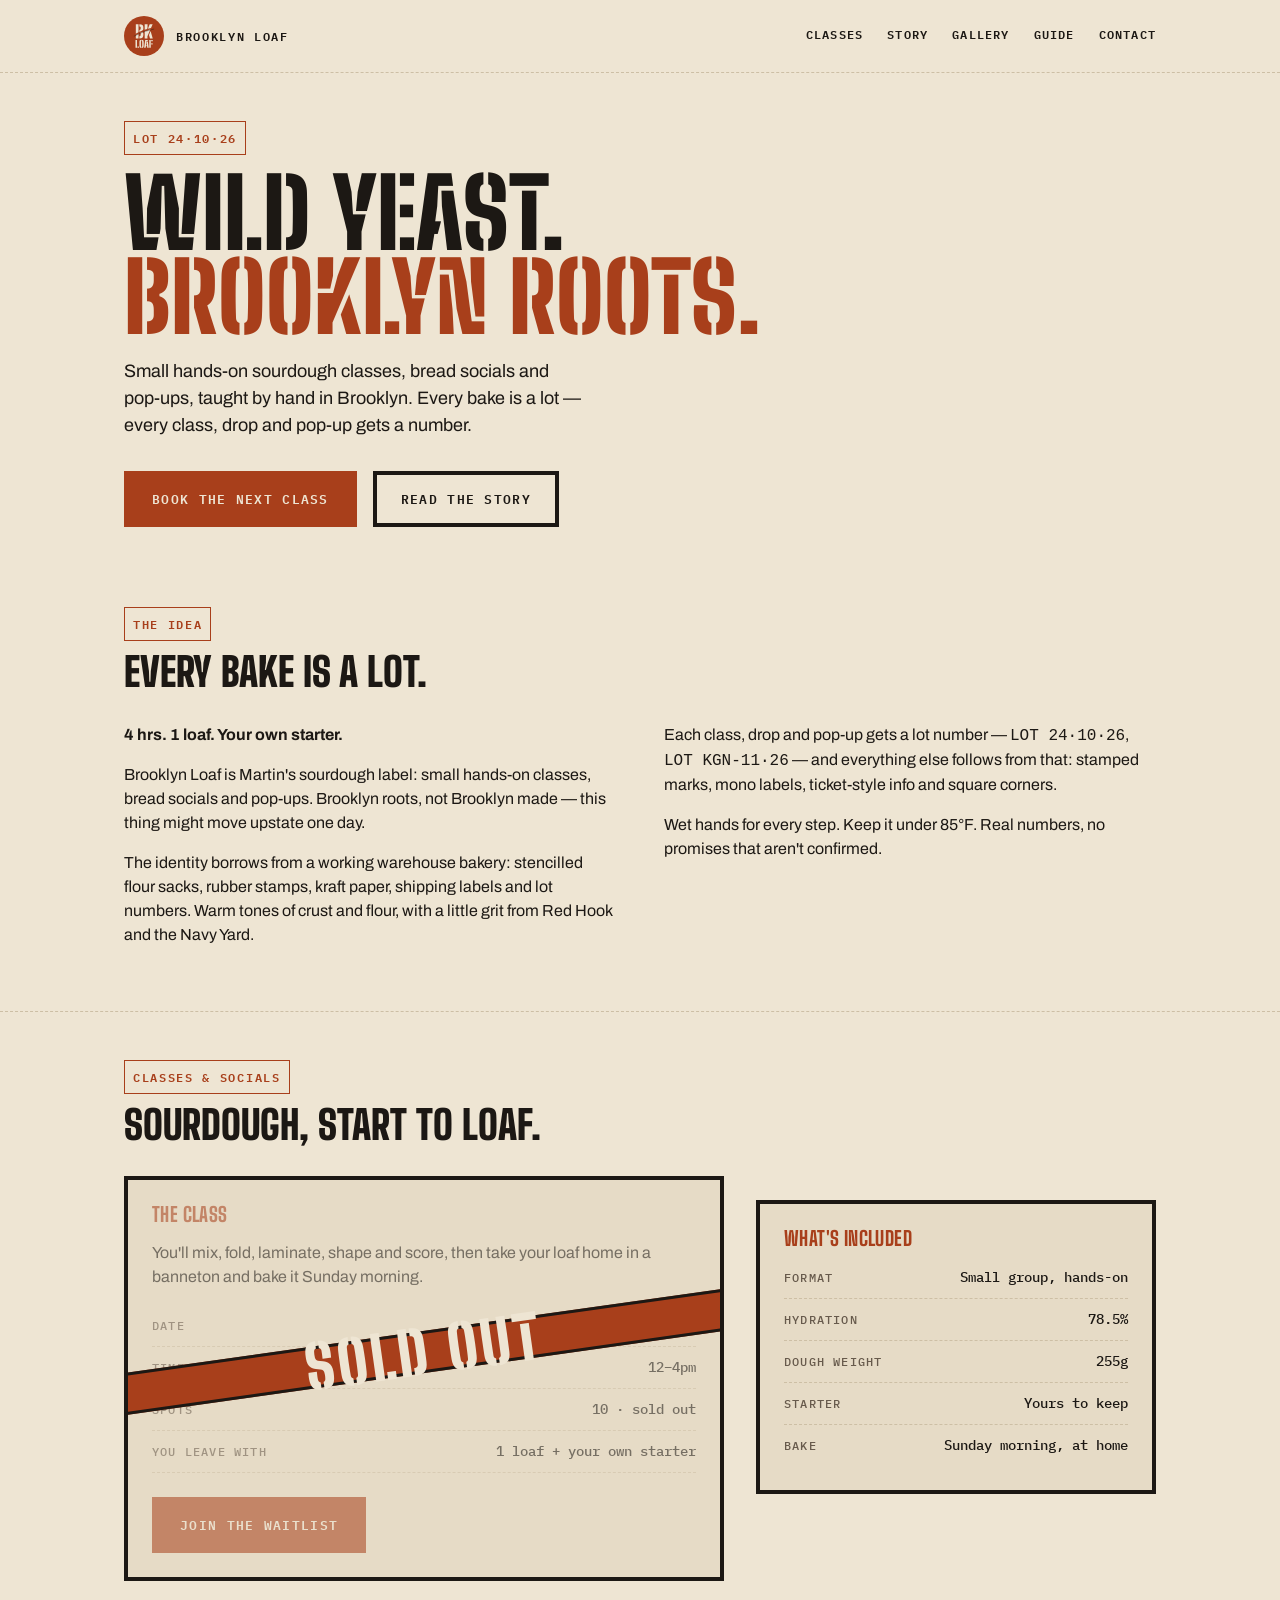
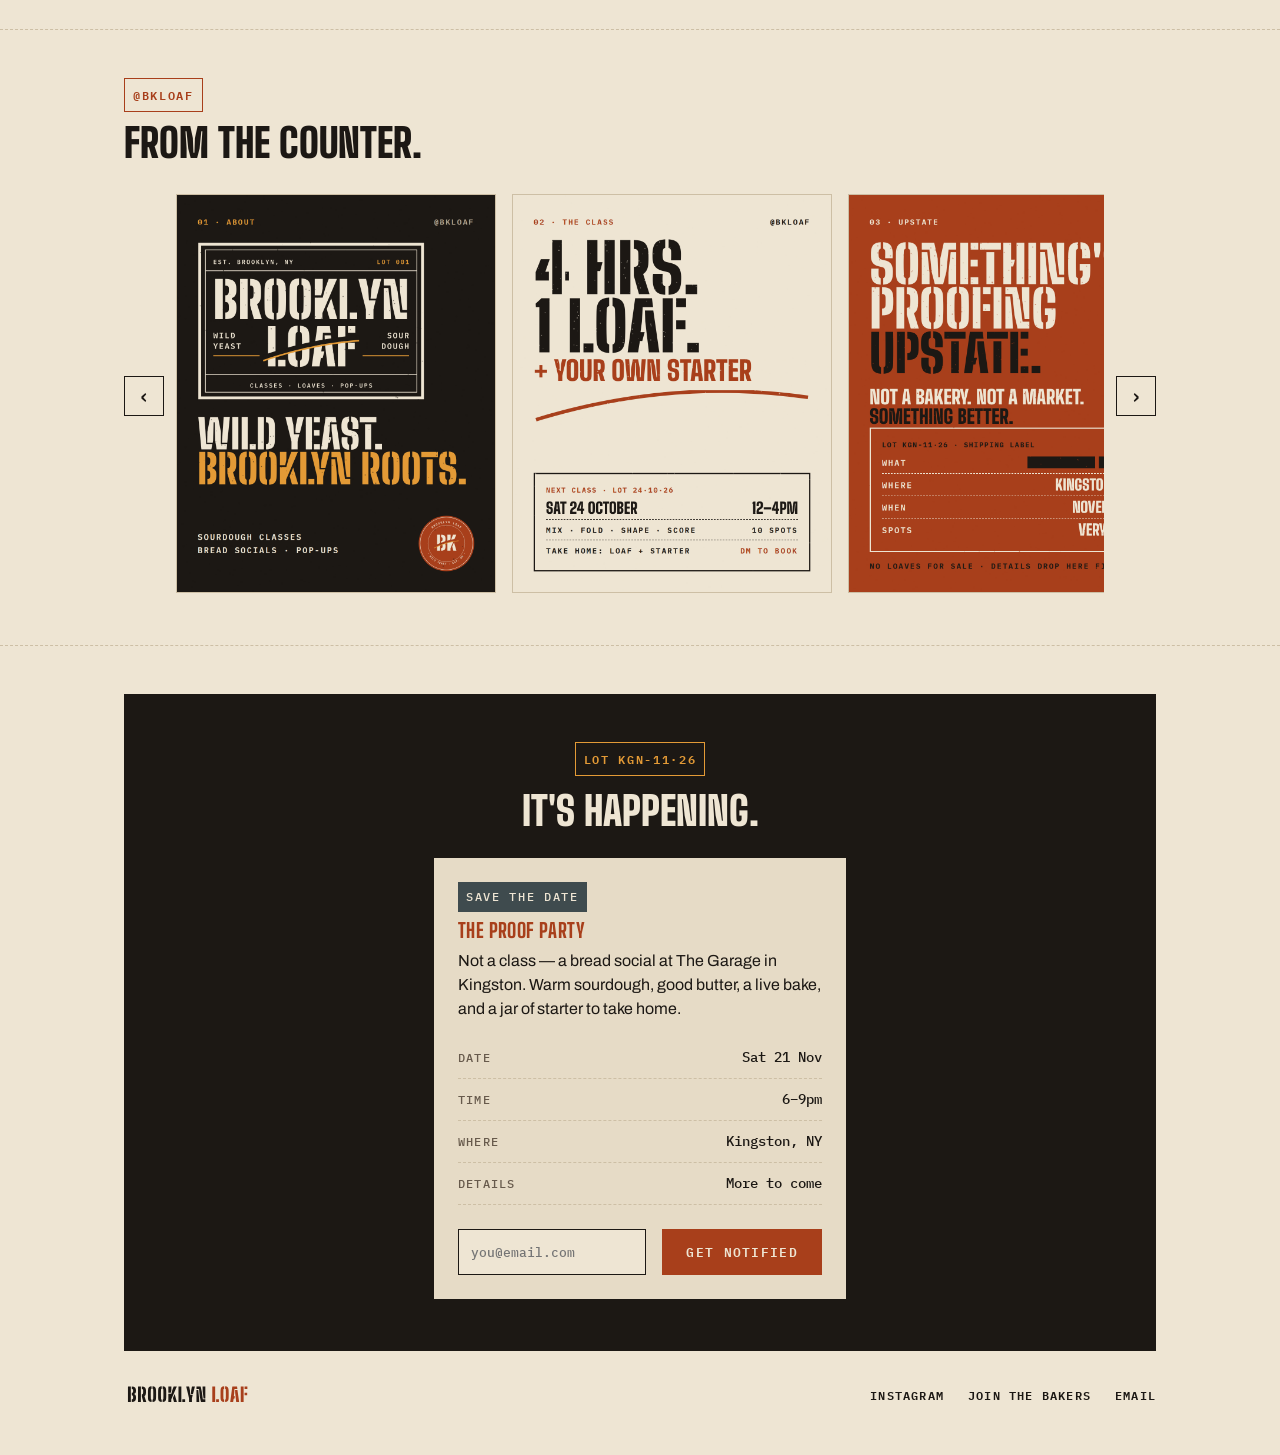
<file: index.html>
<!doctype html>
<html lang="en">
<head>
  <meta charset="UTF-8" />
  <meta name="viewport" content="width=device-width, initial-scale=1.0" />
  <title>Brooklyn Loaf — Wild yeast, Brooklyn roots</title>
  <meta name="description" content="Brooklyn Loaf: hands-on sourdough classes, bread socials and pop-ups. Wild yeast, Brooklyn roots." />
  <link rel="icon" type="image/svg+xml" href="images/bkloaf-monogram.svg" />
  <link rel="stylesheet" href="styles.css" />
</head>
<body>

  <header class="site-header">
    <div class="wrap">
      <a class="brand" href="#top">
        <img src="images/bkloaf-avatar.svg" alt="Brooklyn Loaf" />
        <span>Brooklyn Loaf</span>
      </a>
      <nav class="main-nav">
        <a href="#classes">Classes</a>
        <a href="#story">Story</a>
        <a href="#gallery">Gallery</a>
        <a href="/guide/">Guide</a>
        <a href="#contact">Contact</a>
      </nav>
    </div>
  </header>

  <main id="top">

    <section class="hero" style="border-bottom: none;">
      <div class="wrap">
        <span class="lot">LOT 24·10·26</span>
        <h1>Wild yeast.<br /><em>Brooklyn roots.</em></h1>
        <p class="lead">Small hands-on sourdough classes, bread socials and pop-ups, taught by hand in Brooklyn. Every bake is a lot — every class, drop and pop-up gets a number.</p>
        <div class="cta-row">
          <a class="btn btn-primary" href="#classes">Book the next class</a>
          <a class="btn btn-secondary" href="#story">Read the story</a>
        </div>
      </div>
    </section>

    <section id="story">
      <div class="wrap">
        <div class="section-head">
          <span class="lot">The idea</span>
          <h2 class="title">Every bake is a lot.</h2>
        </div>
        <div class="about-grid">
          <div>
            <p class="body-strong">4 hrs. 1 loaf. Your own starter.</p>
            <p>Brooklyn Loaf is Martin's sourdough label: small hands-on classes, bread socials and pop-ups. Brooklyn roots, not Brooklyn made — this thing might move upstate one day.</p>
            <p>The identity borrows from a working warehouse bakery: stencilled flour sacks, rubber stamps, kraft paper, shipping labels and lot numbers. Warm tones of crust and flour, with a little grit from Red Hook and the Navy Yard.</p>
          </div>
          <div>
            <p>Each class, drop and pop-up gets a lot number — <code>LOT 24·10·26</code>, <code>LOT KGN-11·26</code> — and everything else follows from that: stamped marks, mono labels, ticket-style info and square corners.</p>
            <p>Wet hands for every step. Keep it under 85°F. Real numbers, no promises that aren't confirmed.</p>
          </div>
        </div>
      </div>
    </section>

    <section id="classes">
      <div class="wrap">
        <div class="section-head">
          <span class="lot">Classes &amp; socials</span>
          <h2 class="title">Sourdough, start to loaf.</h2>
        </div>
        <div class="classes-grid">
          <div class="ticket is-sold-out">
            <div class="sold-band">SOLD OUT</div>
            <h3 class="card-title">The class</h3>
            <p>You'll mix, fold, laminate, shape and score, then take your loaf home in a banneton and bake it Sunday morning.</p>
            <div class="ticket-row"><span class="k">Date</span><span class="v">Sat 24 Oct</span></div>
            <div class="ticket-row"><span class="k">Time</span><span class="v">12–4pm</span></div>
            <div class="ticket-row"><span class="k">Spots</span><span class="v">10 · sold out</span></div>
            <div class="ticket-row"><span class="k">You leave with</span><span class="v">1 loaf + your own starter</span></div>
            <div class="cta-row" style="margin-top: var(--space-6);">
              <a class="btn btn-primary" href="#contact">Join the waitlist</a>
            </div>
          </div>
          <div class="ticket">
            <h3 class="card-title">What's included</h3>
            <div class="ticket-row"><span class="k">Format</span><span class="v">Small group, hands-on</span></div>
            <div class="ticket-row"><span class="k">Hydration</span><span class="v">78.5%</span></div>
            <div class="ticket-row"><span class="k">Dough weight</span><span class="v">255g</span></div>
            <div class="ticket-row"><span class="k">Starter</span><span class="v">Yours to keep</span></div>
            <div class="ticket-row"><span class="k">Bake</span><span class="v">Sunday morning, at home</span></div>
          </div>
        </div>
      </div>
    </section>

    <section id="gallery">
      <div class="wrap">
        <div class="section-head">
          <span class="lot">@bkloaf</span>
          <h2 class="title">From the counter.</h2>
        </div>
        <div class="carousel">
          <button class="carousel-btn carousel-prev" aria-label="Previous photo" type="button">‹</button>
          <div class="carousel-track">
            <figure class="carousel-slide">
              <img src="images/post-1-about.png" alt="Brooklyn Loaf — About" />
            </figure>
            <figure class="carousel-slide">
              <img src="images/post-2-the-class.png" alt="Brooklyn Loaf — The class" />
            </figure>
            <figure class="carousel-slide">
              <img src="images/post-3-upstate-teaser.png" alt="Brooklyn Loaf — Something's proofing upstate" />
            </figure>
          </div>
          <button class="carousel-btn carousel-next" aria-label="Next photo" type="button">›</button>
        </div>
      </div>
    </section>

    <section style="border-bottom: none; padding-bottom: 0;">
      <div class="wrap">
        <div class="teaser">
          <span class="lot">LOT KGN-11·26</span>
          <h2 class="title">It's happening.</h2>
          <div class="ticket is-upcoming" style="text-align: left; max-width: 420px; margin: var(--space-6) auto 0;">
            <span class="status">Save the date</span>
            <h3 class="card-title">The Proof Party</h3>
            <p>Not a class — a bread social at The Garage in Kingston. Warm sourdough, good butter, a live bake, and a jar of starter to take home.</p>
            <div class="ticket-row"><span class="k">Date</span><span class="v">Sat 21 Nov</span></div>
            <div class="ticket-row"><span class="k">Time</span><span class="v">6–9pm</span></div>
            <div class="ticket-row"><span class="k">Where</span><span class="v">Kingston, NY</span></div>
            <div class="ticket-row"><span class="k">Details</span><span class="v">More to come</span></div>
            <form name="upstate-notify" method="POST" data-netlify="true" netlify-honeypot="bot-field" class="cta-row notify-form" style="margin-top: var(--space-6);">
              <input type="hidden" name="form-name" value="upstate-notify" />
              <p class="hidden" hidden><label>Don't fill this out if you're human: <input name="bot-field" /></label></p>
              <input class="field-visible" type="email" name="email" required placeholder="you@email.com" />
              <button type="submit" class="btn btn-primary field-visible">Get notified</button>
              <span class="sent-note">You're on the list — see you in Kingston.</span>
            </form>
          </div>
        </div>
      </div>
    </section>

  </main>

  <footer id="contact">
    <div class="wrap footer-grid">
      <img src="images/bkloaf-wordmark.svg" alt="Brooklyn Loaf" />
      <div class="footer-links">
        <a href="https://instagram.com/bkloaf" target="_blank" rel="noopener">Instagram</a>
        <a href="/guide/#join">Join the bakers</a>
        <a href="mailto:hello@brooklynloaf.com">Email</a>
      </div>
    </div>
  </footer>

  <script>
    document.querySelectorAll('.carousel').forEach(function (carousel) {
      var track = carousel.querySelector('.carousel-track');
      var prev = carousel.querySelector('.carousel-prev');
      var next = carousel.querySelector('.carousel-next');
      var step = function () { return track.clientWidth * 0.9; };
      prev.addEventListener('click', function () { track.scrollBy({ left: -step(), behavior: 'smooth' }); });
      next.addEventListener('click', function () { track.scrollBy({ left: step(), behavior: 'smooth' }); });
    });

    document.querySelectorAll('form[data-netlify="true"]').forEach(function (form) {
      form.addEventListener('submit', function (e) {
        e.preventDefault();
        var data = new FormData(form);
        fetch('/', {
          method: 'POST',
          headers: { 'Content-Type': 'application/x-www-form-urlencoded' },
          body: new URLSearchParams(data).toString()
        }).then(function () {
          form.classList.add('is-sent');
        }).catch(function () {
          form.submit();
        });
      });
    });
  </script>

</body>
</html>
</file>
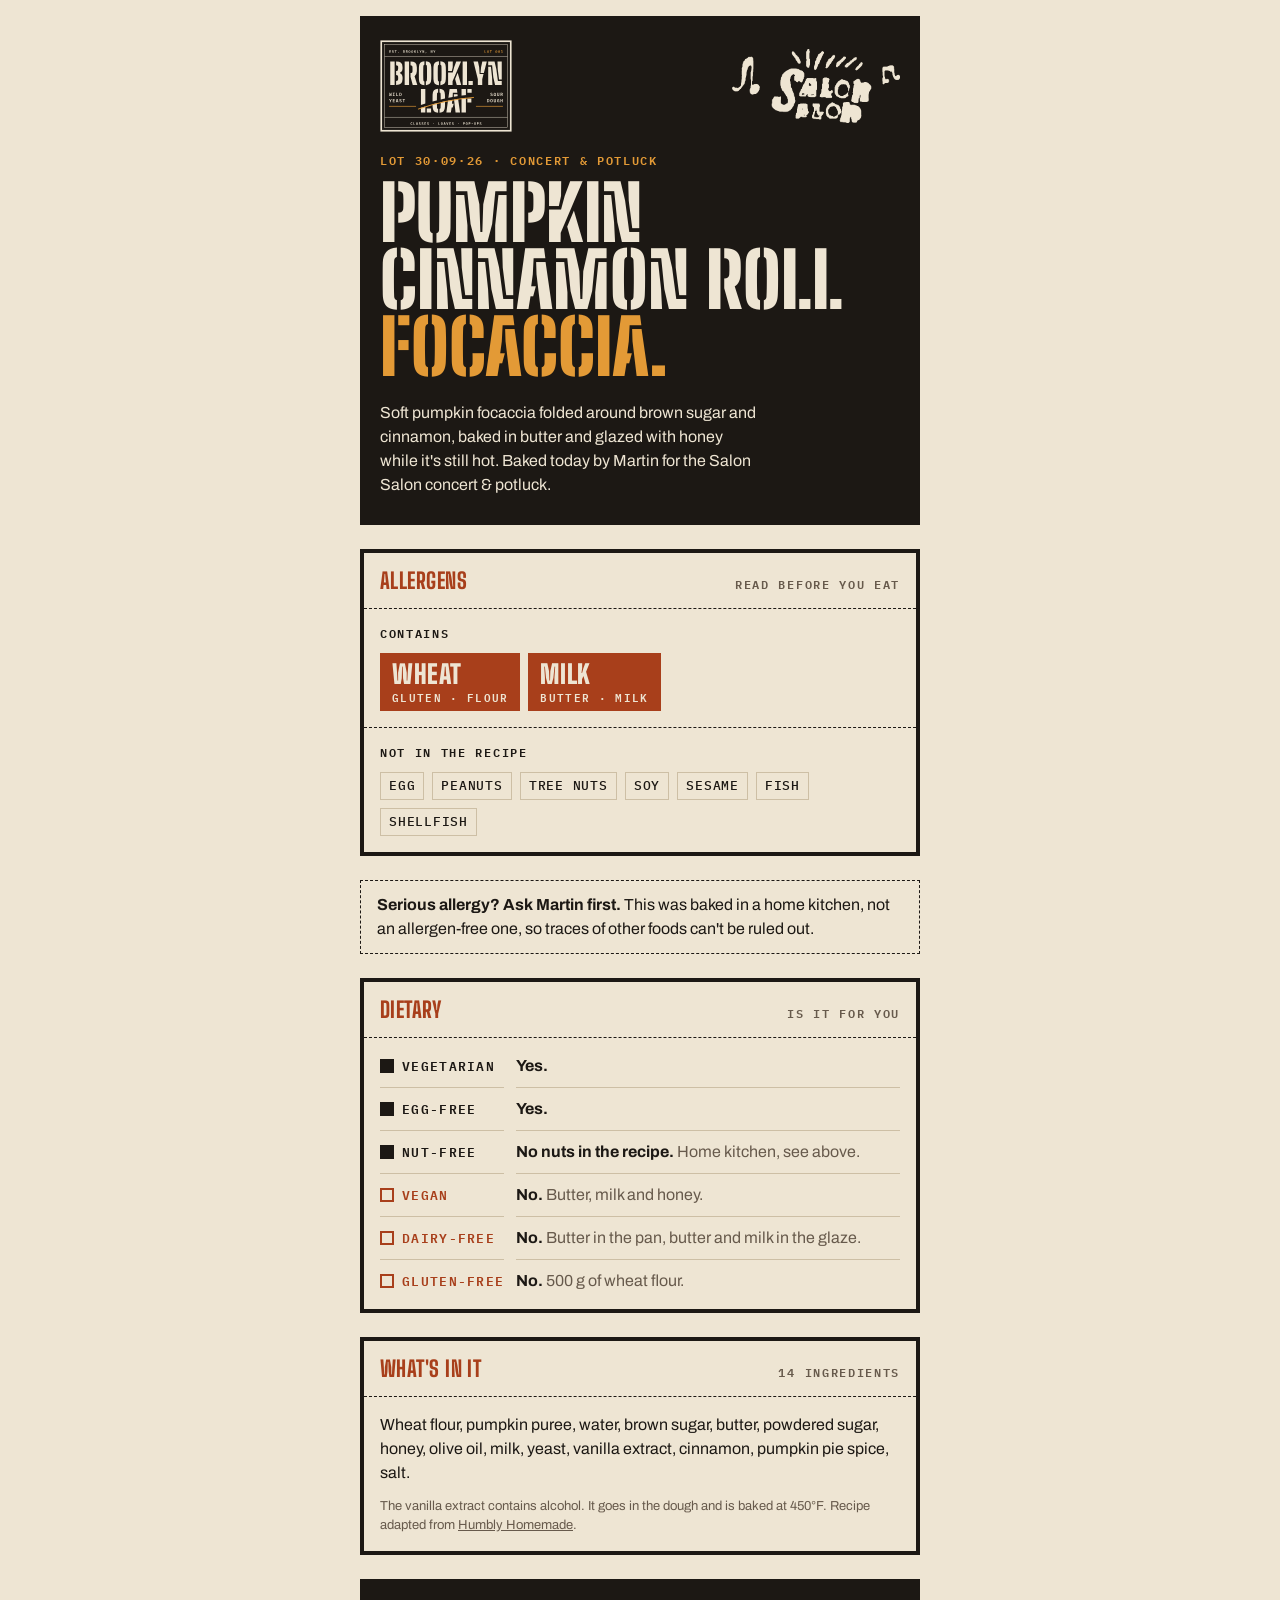
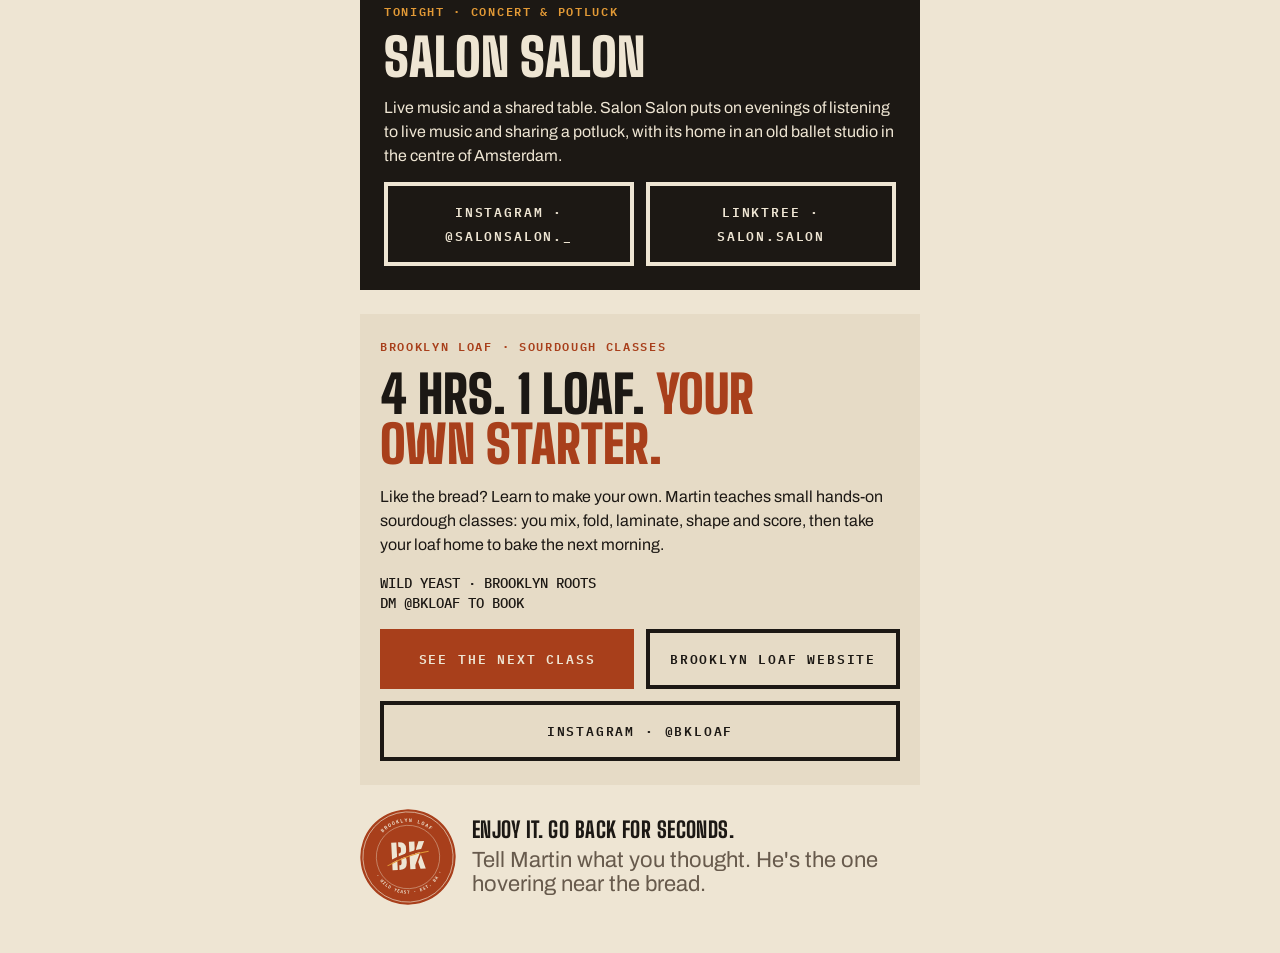
<file: focaccia/index.html>
<!doctype html>
<html lang="en">
<head>
  <meta charset="UTF-8" />
  <meta name="viewport" content="width=device-width, initial-scale=1.0" />
  <title>Pumpkin Cinnamon Roll Focaccia — Brooklyn Loaf</title>
  <meta name="description" content="What's in the Brooklyn Loaf pumpkin cinnamon roll focaccia: allergens, dietary notes and ingredients. Lot 30·09·26, Salon Salon concert &amp; potluck." />
  <meta property="og:title" content="Pumpkin Cinnamon Roll Focaccia — Brooklyn Loaf" />
  <meta property="og:description" content="Allergens, dietary notes and ingredients for tonight's bake." />
  <link rel="icon" type="image/svg+xml" href="/images/bkloaf-monogram.svg" />
<style>
/* Layout: one narrow shipping-label column. Char hero, then stacked tickets with dashed separators. Square corners throughout. */
:root {
  --ground: #eee5d3;
  --panel: #e6dbc6;
  --ink: #1c1814;
  --ink-muted: #675a4c;
  --rust: #a83f1b;
  --line: #cdbfa5;
  --char: #1c1814;
  --sack: #eee5d3;
  --amber: #e39a36;
  --rust-block: #a83f1b;

  --stencil: "Big Shoulders Stencil Display", Impact, sans-serif;
  --display: "Big Shoulders Display", "Arial Narrow", sans-serif;
  --sans: Archivo, system-ui, sans-serif;
  --mono: "IBM Plex Mono", ui-monospace, monospace;
}
@media (prefers-color-scheme: dark) {
  :root:not([data-theme="light"]) {
    --ground: #1c1814; --panel: #2a241e; --ink: #eee5d3; --ink-muted: #b3a48e;
    --rust: #e0673a; --line: #3a332c; color-scheme: dark;
  }
}
:root[data-theme="dark"] {
  --ground: #1c1814; --panel: #2a241e; --ink: #eee5d3; --ink-muted: #b3a48e;
  --rust: #e0673a; --line: #3a332c; color-scheme: dark;
}

@font-face { font-family: "Big Shoulders Stencil Display"; font-weight: 900; font-display: swap; src: url("/fonts/big-shoulders-stencil-display-latin-900-normal.woff2") format("woff2"); }
@font-face { font-family: "Big Shoulders Display"; font-weight: 900; font-display: swap; src: url("/fonts/big-shoulders-display-latin-900-normal.woff2") format("woff2"); }
@font-face { font-family: "Big Shoulders Display"; font-weight: 800; font-display: swap; src: url("/fonts/big-shoulders-display-latin-800-normal.woff2") format("woff2"); }
@font-face { font-family: Archivo; font-weight: 400; font-display: swap; src: url("/fonts/archivo-latin-400-normal.woff2") format("woff2"); }
@font-face { font-family: Archivo; font-weight: 700; font-display: swap; src: url("/fonts/archivo-latin-700-normal.woff2") format("woff2"); }
@font-face { font-family: "IBM Plex Mono"; font-weight: 500; font-display: swap; src: url("/fonts/ibm-plex-mono-latin-500-normal.woff2") format("woff2"); }
@font-face { font-family: "IBM Plex Mono"; font-weight: 600; font-display: swap; src: url("/fonts/ibm-plex-mono-latin-600-normal.woff2") format("woff2"); }

* { box-sizing: border-box; }
img { max-width: 100%; }
body {
  margin: 0;
  background: var(--ground);
  color: var(--ink);
  font-family: var(--sans);
  font-size: 16px;
  line-height: 24px;
  padding-inline: 16px;
  padding-block: 16px 48px;
}
.page { max-width: 560px; margin-inline: auto; display: flex; flex-direction: column; gap: 24px; }
p, h1, h2, ul, dl, dd { margin: 0; }
ul { padding: 0; list-style: none; }

.label {
  font-family: var(--mono); font-weight: 600; font-size: 12px; line-height: 16px;
  letter-spacing: 0.14em; text-transform: uppercase;
}
.title {
  font-family: var(--display); font-weight: 800; font-size: 22px; line-height: 1.05;
  letter-spacing: 0.02em; text-transform: uppercase; color: var(--rust); text-wrap: balance;
}

/* Hero: fixed char block in both themes */
.hero {
  background: var(--char); color: var(--sack);
  padding: 24px 20px 28px;
  display: flex; flex-direction: column; gap: 20px;
}
.hero-top { display: flex; justify-content: space-between; align-items: center; gap: 16px; }
.hero-top img { width: 132px; height: auto; display: block; }
.hero-top a { display: block; flex: none; }
.hero-top a:focus-visible { outline: 3px solid var(--amber); outline-offset: 3px; }
.hero-top img.salon { width: min(168px, 46%); }
.hero .kicker { color: var(--amber); margin-bottom: -8px; }
.hero h1 {
  font-family: var(--stencil); font-weight: 900; text-transform: uppercase;
  font-size: clamp(46px, 14.5vw, 76px); line-height: 0.88; text-wrap: balance;
}
.hero h1 span { color: var(--amber); display: block; }
.hero p { max-width: 42ch; }

/* Tickets */
.ticket { border: 4px solid var(--ink); display: flex; flex-direction: column; }
.ticket > * { padding: 16px; }
.ticket > * + * { border-top: 1.5px dashed var(--ink); }
.ticket-head { display: flex; justify-content: space-between; align-items: baseline; gap: 12px; flex-wrap: wrap; }
.ticket-head .label { color: var(--ink-muted); }

.stack { display: flex; flex-direction: column; gap: 12px; }
.chips { display: flex; flex-wrap: wrap; gap: 8px; }
.chip {
  font-family: var(--display); font-weight: 900; font-size: 26px; line-height: 1;
  text-transform: uppercase; letter-spacing: 0.02em; padding: 8px 12px 9px;
}
.chip small { font-family: var(--mono); font-weight: 600; font-size: 11px; letter-spacing: 0.12em; display: block; margin-top: 4px; }
.chip.has { background: var(--rust-block); color: var(--sack); }
.chip.none {
  font-family: var(--mono); font-weight: 500; font-size: 13px; line-height: 18px;
  letter-spacing: 0.06em; border: 1.5px solid var(--line); color: var(--ink); padding: 4px 8px;
}

.diet { display: grid; grid-template-columns: auto 1fr; column-gap: 12px; }
.diet > div { display: contents; }
.diet dt, .diet dd { padding-block: 9px; border-top: 1.5px solid var(--line); min-width: 0; }
.diet > div:first-child dt, .diet > div:first-child dd { border-top: 0; padding-top: 0; }
.diet > div:last-child dt, .diet > div:last-child dd { padding-bottom: 0; }
.diet dt { font-family: var(--mono); font-weight: 600; font-size: 13px; letter-spacing: 0.1em; text-transform: uppercase; white-space: nowrap; display: flex; align-items: baseline; gap: 8px; }
.diet dt::before { content: ""; width: 10px; height: 10px; flex: none; border: 2px solid var(--ink); align-self: center; }
.diet .yes dt::before { background: var(--ink); }
.diet .no dt { color: var(--rust); }
.diet .no dt::before { border-color: var(--rust); }
.diet dd b { font-weight: 700; }
.diet dd span { color: var(--ink-muted); }

.small { font-size: 13px; line-height: 19px; color: var(--ink-muted); }
.small a { color: inherit; }
.note { border: 1.5px dashed var(--ink); padding: 12px 16px; }
.note b { font-weight: 700; }

/* Salon Salon: fixed char block, bordered so it holds its edge on the dark ground */
.venue { background: var(--char); color: var(--sack); border: 4px solid var(--ink); padding: 20px; display: flex; flex-direction: column; gap: 14px; }
.venue .label { color: var(--amber); }
.venue h2 { font-family: var(--display); font-weight: 900; font-size: clamp(36px, 10.5vw, 52px); line-height: 0.95; text-transform: uppercase; }
.venue .btn { border-color: var(--sack); color: var(--sack); }
.venue .btn:focus-visible { outline-color: var(--amber); }

/* Class promo: panel block */
.promo { background: var(--panel); padding: 24px 20px; display: flex; flex-direction: column; gap: 16px; }
.promo .label { color: var(--rust); }
.promo h2 {
  font-family: var(--display); font-weight: 900; font-size: clamp(36px, 10.5vw, 52px); line-height: 0.95;
  text-transform: uppercase; text-wrap: balance;
}
.promo h2 em { font-style: normal; color: var(--rust); }
.facts { font-family: var(--mono); font-weight: 500; font-size: 14px; line-height: 20px; }
.actions { display: flex; flex-wrap: wrap; gap: 12px; }
.btn {
  font-family: var(--mono); font-weight: 600; font-size: 13px; letter-spacing: 0.14em; text-transform: uppercase;
  text-decoration: none; padding: 14px 18px; border: 4px solid var(--ink); color: var(--ink);
  flex: 1 1 200px; text-align: center;
}
.btn.primary { background: var(--rust-block); border-color: var(--rust-block); color: var(--sack); }
.btn:focus-visible, .small a:focus-visible { outline: 3px solid var(--rust); outline-offset: 3px; }

.signoff { display: flex; align-items: center; gap: 16px; }
.signoff img { width: 96px; height: 96px; flex: none; transform: rotate(-3deg); }
.signoff p { font-family: var(--display); font-weight: 800; font-size: 22px; line-height: 1.1; text-transform: uppercase; letter-spacing: 0.02em; }
.signoff .small { font-family: var(--sans); font-weight: 400; text-transform: none; letter-spacing: 0; margin-top: 6px; }
</style>
</head>
<body>
<main class="page">

  <header class="hero">
    <div class="hero-top">
      <a href="/" aria-label="Brooklyn Loaf home"><img src="/images/bkloaf-stamp-reverse.svg" alt="Brooklyn Loaf"></a>
      <img class="salon" src="/images/salon-salon.png" alt="Salon Salon">
    </div>
    <p class="label kicker">Lot 30·09·26 · Concert &amp; potluck</p>
    <h1>Pumpkin cinnamon roll <span>focaccia.</span></h1>
    <p>Soft pumpkin focaccia folded around brown sugar and cinnamon, baked in butter and glazed with honey while it's still hot. Baked today by Martin for the Salon Salon concert &amp; potluck.</p>
  </header>

  <section class="ticket" aria-labelledby="allergens">
    <div class="ticket-head">
      <h2 class="title" id="allergens">Allergens</h2>
      <p class="label">Read before you eat</p>
    </div>
    <div class="stack">
      <p class="label">Contains</p>
      <div class="chips">
        <p class="chip has">Wheat<small>Gluten · flour</small></p>
        <p class="chip has">Milk<small>Butter · milk</small></p>
      </div>
    </div>
    <div class="stack">
      <p class="label">Not in the recipe</p>
      <ul class="chips">
        <li class="chip none">Egg</li>
        <li class="chip none">Peanuts</li>
        <li class="chip none">Tree nuts</li>
        <li class="chip none">Soy</li>
        <li class="chip none">Sesame</li>
        <li class="chip none">Fish</li>
        <li class="chip none">Shellfish</li>
      </ul>
    </div>
  </section>

  <p class="note"><b>Serious allergy? Ask Martin first.</b> This was baked in a home kitchen, not an allergen-free one, so traces of other foods can't be ruled out.</p>

  <section class="ticket" aria-labelledby="diet">
    <div class="ticket-head">
      <h2 class="title" id="diet">Dietary</h2>
      <p class="label">Is it for you</p>
    </div>
    <dl class="diet">
      <div class="yes"><dt>Vegetarian</dt><dd><b>Yes.</b></dd></div>
      <div class="yes"><dt>Egg-free</dt><dd><b>Yes.</b></dd></div>
      <div class="yes"><dt>Nut-free</dt><dd><b>No nuts in the recipe.</b> <span>Home kitchen, see above.</span></dd></div>
      <div class="no"><dt>Vegan</dt><dd><b>No.</b> <span>Butter, milk and honey.</span></dd></div>
      <div class="no"><dt>Dairy-free</dt><dd><b>No.</b> <span>Butter in the pan, butter and milk in the glaze.</span></dd></div>
      <div class="no"><dt>Gluten-free</dt><dd><b>No.</b> <span>500 g of wheat flour.</span></dd></div>
    </dl>
  </section>

  <section class="ticket" aria-labelledby="inside">
    <div class="ticket-head">
      <h2 class="title" id="inside">What's in it</h2>
      <p class="label">14 ingredients</p>
    </div>
    <div class="stack">
      <p>Wheat flour, pumpkin puree, water, brown sugar, butter, powdered sugar, honey, olive oil, milk, yeast, vanilla extract, cinnamon, pumpkin pie spice, salt.</p>
      <p class="small">The vanilla extract contains alcohol. It goes in the dough and is baked at 450°F. Recipe adapted from <a href="https://humbly-homemade.com/pumpkin-focaccia/">Humbly Homemade</a>.</p>
    </div>
  </section>

  <section class="venue" aria-labelledby="venue">
    <p class="label">Tonight · Concert &amp; potluck</p>
    <h2 id="venue">Salon Salon</h2>
    <p>Live music and a shared table. Salon Salon puts on evenings of listening to live music and sharing a potluck, with its home in an old ballet studio in the centre of Amsterdam.</p>
    <div class="actions">
      <a class="btn" href="https://www.instagram.com/salonsalon._/">Instagram · @salonsalon._</a>
      <a class="btn" href="https://linktr.ee/salon.salon">Linktree · salon.salon</a>
    </div>
  </section>

  <section class="promo" aria-labelledby="classes">
    <p class="label">Brooklyn Loaf · Sourdough classes</p>
    <h2 id="classes">4 hrs. 1 loaf. <em>Your own starter.</em></h2>
    <p>Like the bread? Learn to make your own. Martin teaches small hands-on sourdough classes: you mix, fold, laminate, shape and score, then take your loaf home to bake the next morning.</p>
    <p class="facts">WILD YEAST · BROOKLYN ROOTS<br>DM @BKLOAF TO BOOK</p>
    <div class="actions">
      <a class="btn primary" href="/#classes">See the next class</a>
      <a class="btn" href="/">Brooklyn Loaf website</a>
      <a class="btn" href="https://www.instagram.com/bkloaf/">Instagram · @bkloaf</a>
    </div>
  </section>

  <footer class="signoff">
    <img src="/images/bkloaf-badge.svg" alt="Brooklyn Loaf badge">
    <div>
      <p>Enjoy it. Go back for seconds.</p>
      <p class="small">Tell Martin what you thought. He's the one hovering near the bread.</p>
    </div>
  </footer>

</main>
</body>
</html>
</file>
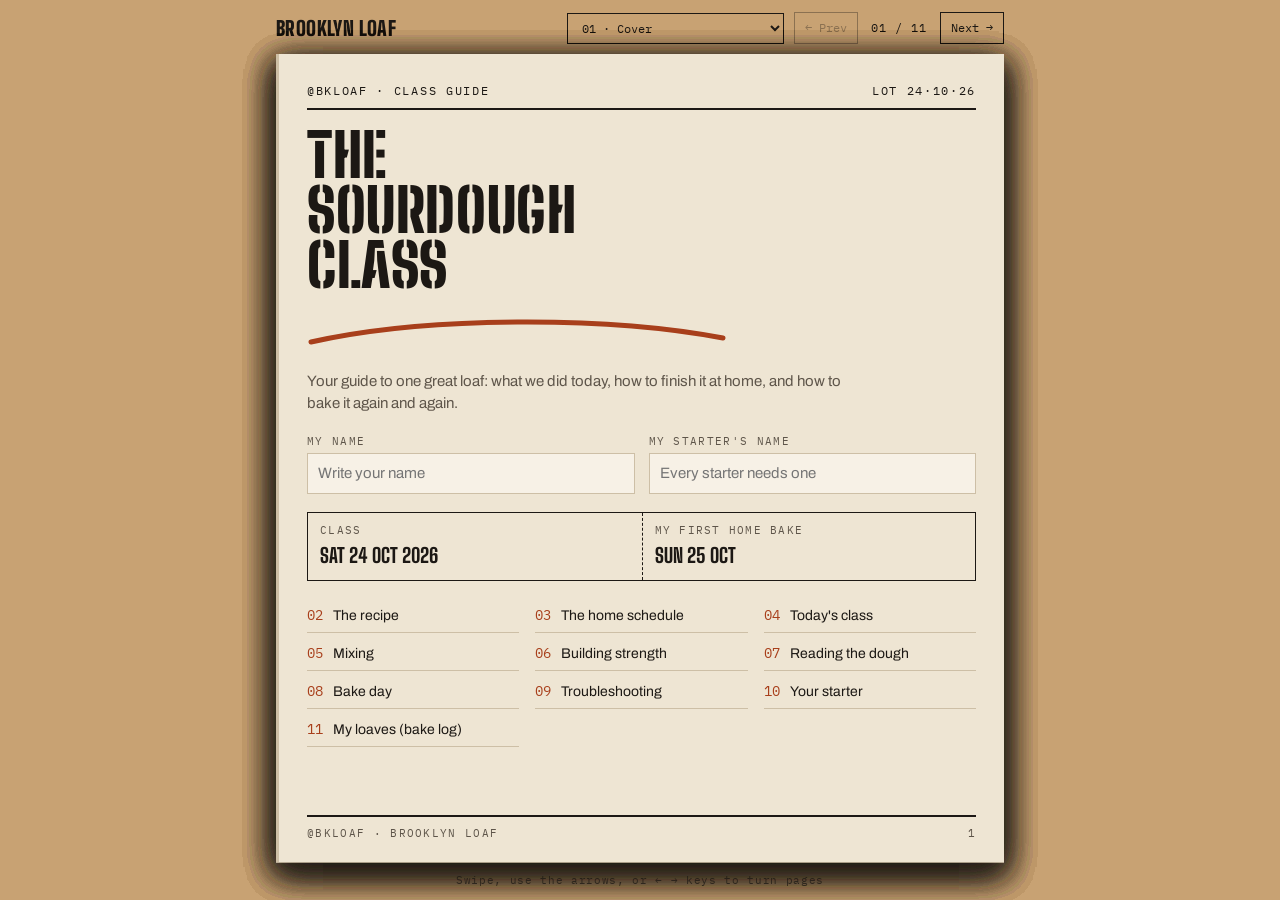
<file: guide/index.html>
<!doctype html>
<html lang="en">
<head>
<meta charset="utf-8">
<meta name="viewport" content="width=device-width,initial-scale=1,viewport-fit=cover">
<meta name="description" content="Brooklyn Loaf student guide: the recipe, schedules, troubleshooting and your own bake log.">
<link rel="icon" type="image/svg+xml" href="/images/bkloaf-monogram.svg">
<title>The Sourdough Class</title>
<link rel="preconnect" href="https://fonts.googleapis.com">
<link rel="preconnect" href="https://fonts.gstatic.com" crossorigin>
<link rel="stylesheet" href="https://fonts.googleapis.com/css2?family=Archivo:wght@400;500;600;700&family=Big+Shoulders+Display:wght@700;800;900&family=Big+Shoulders+Stencil+Display:wght@900&family=IBM+Plex+Mono:wght@400;500;600&display=swap">
<style>
/* Layout: a single-page flipbook on a kraft "bench"; each leaf turns on its left edge, content scrolls inside the page; last page is a live bake log. */
:root{
  --bench:#C8A273; --bench-ink:#1C1814;
  --paper:#EEE5D3; --panel:#E6DBC6; --card:#F7F1E6; --line:#CDBFA6;
  --ink:#1C1814; --muted:#5E554A; --rust:#A83F1B; --steel:#3F4B4E; --kraft:#C8A273;
  --leaf-back:#B98F5E; --shadow:rgba(28,24,20,.28);
  --f-stencil:"Big Shoulders Stencil Display","Big Shoulders Display",Impact,"Arial Narrow",sans-serif;
  --f-title:"Big Shoulders Display",Impact,"Arial Narrow",sans-serif;
  --f-body:"Archivo",system-ui,-apple-system,"Segoe UI",sans-serif;
  --f-mono:"IBM Plex Mono",ui-monospace,Menlo,Consolas,monospace;
}
@media (prefers-color-scheme: dark){:root:not([data-theme="light"]){
  --bench:#141110; --bench-ink:#EEE5D3;
  --paper:#231E19; --panel:#2D2620; --card:#1A1612; --line:#463B30;
  --ink:#EEE5D3; --muted:#B3A58F; --rust:#E39A36; --steel:#9FB0B3; --kraft:#C8A273;
  --leaf-back:#3A2F24; --shadow:rgba(0,0,0,.55); color-scheme:dark}}
:root[data-theme="dark"]{
  --bench:#141110; --bench-ink:#EEE5D3;
  --paper:#231E19; --panel:#2D2620; --card:#1A1612; --line:#463B30;
  --ink:#EEE5D3; --muted:#B3A58F; --rust:#E39A36; --steel:#9FB0B3; --kraft:#C8A273;
  --leaf-back:#3A2F24; --shadow:rgba(0,0,0,.55); color-scheme:dark}

html,body{height:100%}
body{background:var(--bench);color:var(--ink);font-family:var(--f-body);font-size:15px;line-height:1.5}
.app{height:100%;display:flex;flex-direction:column;gap:10px;padding-inline:16px;padding-block:12px;max-width:760px;margin:0 auto;box-sizing:border-box}
*,*::before,*::after{box-sizing:border-box}

/* top bar */
.bar{display:flex;align-items:center;gap:10px;color:var(--bench-ink);font-family:var(--f-mono);font-size:12px;letter-spacing:.08em;text-transform:uppercase;flex-wrap:wrap}
.bar .brand{font-family:var(--f-title);font-weight:900;font-size:20px;letter-spacing:.02em;text-transform:uppercase;margin-right:auto}
.bar select,.navbtn{font:inherit;color:var(--bench-ink);background:transparent;border:1.5px solid currentColor;padding:6px 10px;border-radius:0;cursor:pointer}
.bar select option{color:#1C1814;background:#EEE5D3}
.navbtn:disabled{opacity:.35;cursor:default}
.navbtn:focus-visible,.bar select:focus-visible,button:focus-visible,input:focus-visible,textarea:focus-visible,a:focus-visible{outline:2px solid var(--rust);outline-offset:2px}
.counter{font-variant-numeric:tabular-nums;min-width:62px;text-align:center}

/* book */
.book{position:relative;flex:1;min-height:440px;perspective:2200px}
.leaf{position:absolute;inset:0;transform-origin:left center;transform-style:preserve-3d;transition:transform .75s cubic-bezier(.3,.7,.2,1)}
.leaf.turned{transform:rotateY(-178deg);pointer-events:none}
.face{position:absolute;inset:0;backface-visibility:hidden;-webkit-backface-visibility:hidden;box-shadow:0 10px 30px var(--shadow),0 1px 0 var(--line)}
.front{background:var(--paper);overflow-y:auto;overscroll-behavior:contain;padding:28px 28px 20px;display:flex;flex-direction:column;gap:18px;border-left:3px solid var(--line)}
.back{background:var(--leaf-back);transform:rotateY(180deg);display:grid;place-items:center}
.back span{font-family:var(--f-stencil);font-size:56px;color:var(--paper);opacity:.25;letter-spacing:.04em}
@media (prefers-reduced-motion: reduce){.leaf{transition:none}}
@media (max-width:520px){.front{padding:20px 18px 16px}}

/* page type */
.eyebrow{font-family:var(--f-mono);font-size:11.5px;letter-spacing:.16em;text-transform:uppercase;color:var(--rust);font-weight:600}
h1,h2,h3{margin:0;text-wrap:balance}
h1{font-family:var(--f-stencil);font-weight:900;font-size:clamp(38px,8vw,60px);line-height:.92;text-transform:uppercase;letter-spacing:.01em}
h2{font-family:var(--f-title);font-weight:900;font-size:clamp(30px,6vw,42px);line-height:.95;text-transform:uppercase}
h3{font-family:var(--f-title);font-weight:800;font-size:20px;text-transform:uppercase;color:var(--rust);letter-spacing:.02em}
.head{display:flex;flex-direction:column;gap:4px}
.lede{color:var(--muted);margin:0;max-width:62ch}
p{margin:0}
.foot{margin-top:auto;border-top:2px solid var(--ink);padding-top:8px;display:flex;justify-content:space-between;font-family:var(--f-mono);font-size:11px;letter-spacing:.12em;color:var(--muted);text-transform:uppercase}

.panel{background:var(--panel);padding:16px;display:flex;flex-direction:column;gap:10px;min-width:0}
.cols{display:grid;grid-template-columns:repeat(auto-fit,minmax(240px,1fr));gap:14px}
.note{border:1.5px dashed var(--muted);padding:10px 12px;background:var(--card);font-size:14px}
.note b,.tag{font-family:var(--f-mono);font-size:12px;letter-spacing:.06em;text-transform:uppercase;color:var(--rust);font-weight:600}
.stats{display:grid;grid-template-columns:repeat(4,1fr);gap:10px}
@media (max-width:560px){.stats{grid-template-columns:repeat(2,1fr)}}
.stat{border:1.5px solid var(--ink);padding:10px;display:flex;flex-direction:column;gap:2px;background:var(--card)}
.stat strong{font-family:var(--f-title);font-weight:900;font-size:34px;line-height:1;color:var(--rust);font-variant-numeric:tabular-nums}
.stat span{font-family:var(--f-mono);font-size:10.5px;letter-spacing:.08em;text-transform:uppercase;color:var(--muted)}
ul.list{margin:0;padding:0;list-style:none;display:flex;flex-direction:column;gap:6px}
ul.list li{display:flex;gap:10px;align-items:baseline}
ul.list li::before{content:"";flex:0 0 9px;height:9px;background:var(--rust);transform:translateY(1px)}
.tbl-wrap{overflow-x:auto}
table{border-collapse:collapse;width:100%;font-size:14px}
th{font-family:var(--f-mono);font-size:11px;letter-spacing:.1em;text-transform:uppercase;text-align:left;color:var(--muted);font-weight:500;padding:6px 8px;border-bottom:2px solid var(--ink)}
td{padding:8px;border-bottom:1px solid var(--line);vertical-align:top}
td.num,th.num{text-align:right;font-variant-numeric:tabular-nums;font-family:var(--f-mono)}
tr.total td{font-weight:700;border-bottom:2px solid var(--ink)}

/* steps */
.step{background:var(--panel);padding:16px;display:grid;grid-template-columns:auto 1fr;gap:6px 14px;align-items:start}
.step .n{width:34px;height:34px;border-radius:50%;background:var(--rust);color:var(--paper);display:grid;place-items:center;font-family:var(--f-title);font-weight:900;font-size:18px}
.step .top{display:flex;justify-content:space-between;gap:10px;align-items:center;flex-wrap:wrap}
.time{font-family:var(--f-mono);font-size:12px;color:var(--rust);background:var(--card);padding:2px 10px;border-radius:20px;font-weight:600}
.step ol{margin:0;padding-left:18px;display:flex;flex-direction:column;gap:3px;grid-column:2}
.step .meta{grid-column:2;display:flex;flex-direction:column;gap:8px}
.rest{font-family:var(--f-mono);font-size:12px;color:var(--muted)}

/* gantt */
.gantt{display:flex;flex-direction:column;gap:6px;min-width:520px}
.g-row{display:grid;grid-template-columns:110px 1fr;gap:10px;align-items:center;font-size:13px}
.g-track{position:relative;height:18px;background:var(--card);border:1px solid var(--line)}
.g-bar{position:absolute;top:0;bottom:0;background:var(--ink)}
.g-bar.r{background:var(--rust)} .g-bar.s{background:var(--steel)} .g-bar.k{background:var(--kraft)}
.g-bar.fade{background:repeating-linear-gradient(45deg,var(--steel) 0 4px,transparent 4px 8px)}
.g-axis{display:grid;grid-template-columns:110px 1fr;gap:10px}
.g-ticks{position:relative;height:16px;font-family:var(--f-mono);font-size:10.5px;color:var(--muted)}
.g-ticks span{position:absolute;transform:translateX(-50%);font-variant-numeric:tabular-nums}
.timeline{display:flex;flex-direction:column}
.tl{display:grid;grid-template-columns:78px 1fr;gap:10px;padding:6px 0;border-bottom:1px solid var(--line)}
.tl b{font-family:var(--f-mono);font-size:13px;color:var(--rust);font-variant-numeric:tabular-nums}

/* temp bars */
.tbars{display:flex;flex-direction:column;gap:8px}
.tbar{display:grid;grid-template-columns:96px 1fr;gap:10px;align-items:center;font-family:var(--f-mono);font-size:12px}
.tbar .t{position:relative;height:22px}
.tbar .fill{height:100%;background:var(--ink);display:flex;align-items:center;justify-content:flex-end;padding-right:8px;color:var(--paper);font-weight:600}

/* shaping */
.shape{display:grid;grid-template-columns:repeat(5,1fr);gap:8px}
@media (max-width:600px){.shape{grid-template-columns:repeat(2,1fr)}}
.sh{background:var(--card);padding:10px;text-align:center;display:flex;flex-direction:column;gap:4px;font-size:13px}
.sh svg{width:100%;height:44px}
.sh b{font-size:14px}

/* crumb */
.crumbs{display:grid;grid-template-columns:repeat(3,1fr);gap:10px;text-align:center;font-size:13px}
.crumbs svg{width:100%;height:auto;max-width:180px}
.crumbs b{display:block;font-size:14px}
.crumbs .bad b{color:var(--rust)}

/* cover */
.cover{justify-content:flex-start}
.cover .lot{display:flex;justify-content:space-between;font-family:var(--f-mono);font-size:12px;letter-spacing:.14em;text-transform:uppercase;border-bottom:2px solid var(--ink);padding-bottom:8px}
.score{width:100%;max-width:420px;height:auto;color:var(--rust)}
.fields{display:grid;grid-template-columns:1fr 1fr;gap:14px}
@media (max-width:480px){.fields{grid-template-columns:1fr}}
.field{display:flex;flex-direction:column;gap:4px}
.field label{font-family:var(--f-mono);font-size:11px;letter-spacing:.12em;text-transform:uppercase;color:var(--muted)}
input,textarea{font:inherit;color:var(--ink);background:var(--card);border:1.5px solid var(--line);border-radius:0;padding:8px 10px;width:100%}
input:focus,textarea:focus{border-color:var(--rust)}
.ticket{display:grid;grid-template-columns:1fr 1fr;border:1.5px solid var(--ink)}
.ticket div{padding:10px 12px;display:flex;flex-direction:column;gap:2px}
.ticket div+div{border-left:1.5px dashed var(--ink)}
.ticket span{font-family:var(--f-mono);font-size:10.5px;letter-spacing:.12em;text-transform:uppercase;color:var(--muted)}
.ticket b{font-family:var(--f-title);font-size:20px;font-weight:800;text-transform:uppercase}
.toc{display:grid;grid-template-columns:repeat(auto-fit,minmax(200px,1fr));gap:4px 16px}
.toc button{all:unset;cursor:pointer;display:flex;gap:10px;padding:6px 0;border-bottom:1px solid var(--line);font-size:14px}
.toc button span{font-family:var(--f-mono);color:var(--rust);font-variant-numeric:tabular-nums}
.toc button:hover{color:var(--rust)}

/* log */
.log-actions{display:flex;gap:10px;flex-wrap:wrap}
.btn{font-family:var(--f-mono);font-size:12px;letter-spacing:.1em;text-transform:uppercase;font-weight:600;padding:10px 14px;border:1.5px solid var(--ink);background:var(--ink);color:var(--paper);cursor:pointer;border-radius:0}
.btn.ghost{background:transparent;color:var(--ink)}
.entries{display:flex;flex-direction:column;gap:12px}
.entry{border:1.5px solid var(--ink);background:var(--card)}
.entry-head{display:flex;justify-content:space-between;align-items:center;gap:8px;padding:8px 12px;border-bottom:1.5px dashed var(--ink);background:var(--panel)}
.entry-head .lotno{font-family:var(--f-mono);font-size:12px;letter-spacing:.14em;color:var(--rust);font-weight:600}
.entry-body{padding:12px;display:grid;grid-template-columns:repeat(4,1fr);gap:10px}
.entry-body .wide{grid-column:1/-1}
@media (max-width:560px){.entry-body{grid-template-columns:1fr 1fr}}
.del{all:unset;cursor:pointer;font-family:var(--f-mono);font-size:11px;letter-spacing:.08em;text-transform:uppercase;color:var(--muted)}
.del.arm{color:var(--rust);font-weight:600}
.empty{border:1.5px dashed var(--muted);padding:18px;text-align:center;color:var(--muted)}
.toast{font-family:var(--f-mono);font-size:12px;color:var(--rust);min-height:18px}
.signoff{font-family:var(--f-stencil);font-size:40px;text-transform:uppercase;line-height:1}
.hint{font-family:var(--f-mono);font-size:11px;color:var(--bench-ink);opacity:.75;text-align:center;letter-spacing:.06em}
</style>
<style>
body{margin:0}img{max-width:100%}[hidden]{display:none!important}
.bar a.brand{color:inherit;text-decoration:none}
.join-form{display:grid;grid-template-columns:1fr 1fr;gap:10px}
.join-form .wide{grid-column:1/-1}
@media (max-width:480px){.join-form{grid-template-columns:1fr}}
select.inp{font:inherit;color:var(--ink);background:var(--card);border:1.5px solid var(--line);border-radius:0;padding:8px 10px;width:100%}
.check{display:flex;gap:10px;align-items:flex-start;font-size:14px}
.check input{width:auto;margin-top:3px;accent-color:var(--rust)}
.join-done{font-family:var(--f-mono);font-size:13px;color:var(--rust);font-weight:600}
</style>
</head>
<body>
<div class="app">
  <div class="bar">
    <a class="brand" href="/">Brooklyn Loaf</a>
    <select id="jump" aria-label="Jump to page"></select>
    <button class="navbtn" id="prev" aria-label="Previous page">← Prev</button>
    <span class="counter" id="count">01 / 11</span>
    <button class="navbtn" id="next" aria-label="Next page">Next →</button>
  </div>

  <div class="book" id="book">

  <!-- 1 COVER -->
  <section class="leaf" data-title="Cover"><div class="face front cover">
    <div class="lot"><span>@bkloaf · Class guide</span><span>Lot 24·10·26</span></div>
    <h1>The<br>Sourdough<br>Class</h1>
    <svg class="score" viewBox="0 0 420 40" aria-hidden="true"><path d="M4 30 C 120 4, 300 4, 416 26" fill="none" stroke="currentColor" stroke-width="5" stroke-linecap="round"/></svg>
    <p class="lede">Your guide to one great loaf: what we did today, how to finish it at home, and how to bake it again and again.</p>
    <div class="fields">
      <div class="field"><label for="f-name">My name</label><input id="f-name" placeholder="Write your name"></div>
      <div class="field"><label for="f-starter">My starter's name</label><input id="f-starter" placeholder="Every starter needs one"></div>
    </div>
    <div class="ticket">
      <div><span>Class</span><b>Sat 24 Oct 2026</b></div>
      <div><span>My first home bake</span><b>Sun 25 Oct</b></div>
    </div>
    <div class="toc" id="toc"></div>
    <div class="foot"><span>@bkloaf · Brooklyn Loaf</span><span>1</span></div>
  </div><div class="face back"><span>BK</span></div></section>

  <!-- 2 RECIPE -->
  <section class="leaf" data-title="The recipe"><div class="face front">
    <div class="head"><span class="eyebrow">The recipe</span><h2>Your loaf at a glance</h2>
    <p class="lede">One loaf, about 650g of dough. Baker's percentages are measured against total flour (325g = 100%).</p></div>
    <div class="stats">
      <div class="stat"><strong>80%</strong><span>Hydration (incl. levain)</span></div>
      <div class="stat"><strong>20%</strong><span>Levain</span></div>
      <div class="stat"><strong>~6h</strong><span>Bulk at 74°F / 23°C</span></div>
      <div class="stat"><strong>12–16h</strong><span>Cold rest in fridge</span></div>
    </div>
    <div class="panel"><h3>Ingredients</h3>
      <div class="tbl-wrap"><table>
        <tr><th>Ingredient</th><th class="num">Grams</th><th class="num">Baker's %</th></tr>
        <tr><td>Bread flour (King Arthur, 12.7% protein)</td><td class="num">255</td><td class="num">78.5%</td></tr>
        <tr><td>Whole wheat flour</td><td class="num">70</td><td class="num">21.5%</td></tr>
        <tr><td>Warm water (~80°F / 27°C)</td><td class="num">253</td><td class="num">77.8%</td></tr>
        <tr><td>Levain (ripe, at its peak)</td><td class="num">65</td><td class="num">20%</td></tr>
        <tr><td>Fine sea salt</td><td class="num">8</td><td class="num">2.5%</td></tr>
        <tr class="total"><td>Total dough</td><td class="num">651</td><td></td></tr>
      </table></div>
      <div class="note"><b>Swap rule:</b> if your flour is weaker than 12.7% protein, hold back 20–30g of water.</div>
    </div>
    <div class="cols">
      <div class="panel"><h3>Levain build 1 : 2 : 2</h3>
        <div class="tbl-wrap"><table>
          <tr><td>Ripe starter</td><td class="num">15g</td></tr>
          <tr><td>Warm water</td><td class="num">30g</td></tr>
          <tr><td>Flour</td><td class="num">30g</td></tr>
        </table></div>
        <p>Leave at about 80°F / 27°C for 5–6 hours until it has more than tripled and peaked.</p>
      </div>
      <div class="panel"><h3>Dusting flours</h3>
        <ul class="list"><li><span><b>All-purpose:</b> the counter when shaping</span></li>
        <li><span><b>Brown rice flour:</b> the banneton (it doesn't stick)</span></li>
        <li><span><b>Semolina:</b> under the loaf before baking</span></li></ul>
      </div>
    </div>
    <div class="panel"><h3>Tools</h3>
      <ul class="list cols" style="gap:6px 14px">
        <li>Digital scale (grams)</li><li>Large bowl + shower cap</li><li>Bench knife / scraper</li>
        <li>Banneton 10"×6"×4" oval</li><li>Dutch oven with lid</li><li>Lame + razor blades</li>
        <li>Parchment paper</li><li>Spray bottle of water</li><li>Thermometer (optional)</li>
      </ul>
    </div>
    <div class="foot"><span>@bkloaf · Brooklyn Loaf</span><span>2</span></div>
  </div><div class="face back"><span>BK</span></div></section>

  <!-- 3 HOME SCHEDULE -->
  <section class="leaf" data-title="The home schedule"><div class="face front">
    <div class="head"><span class="eyebrow">The home schedule</span><h2>A bake day, hour by hour</h2>
    <p class="lede">Most of this time is waiting. Hands-on time adds up to about 45 minutes. Use this for every loaf after class.</p></div>
    <div class="panel"><div class="tbl-wrap"><div class="gantt" id="g-home"></div></div></div>
    <div class="cols">
      <div class="timeline">
        <div class="tl"><b>6:30am</b><span>Build the levain</span></div>
        <div class="tl"><b>9:30am</b><span>Autolyse: mix flour + water</span></div>
        <div class="tl"><b>12:30pm</b><span>Add the levain</span></div>
        <div class="tl"><b>1:00pm</b><span>Add the salt</span></div>
        <div class="tl"><b>1:30pm</b><span>Light fold on the counter</span></div>
        <div class="tl"><b>2:00pm</b><span>Lamination</span></div>
      </div>
      <div class="timeline">
        <div class="tl"><b>2:45pm</b><span>Coil fold 1</span></div>
        <div class="tl"><b>3:30pm</b><span>Coil fold 2</span></div>
        <div class="tl"><b>4:15pm</b><span>Coil fold 3, then leave it</span></div>
        <div class="tl"><b>6:30pm</b><span>Shape → banneton</span></div>
        <div class="tl"><b>7:00pm</b><span>Into the fridge</span></div>
        <div class="tl"><b>Next am</b><span>Bake (page 8)</span></div>
      </div>
    </div>
    <div class="panel"><h3>Next morning: bake</h3><div class="tbl-wrap"><div class="gantt" id="g-bake"></div></div></div>
    <div class="note"><b>Shift the whole day:</b> every time moves together. Want to shape at 9pm instead? Start everything 2.5 hours later.</div>
    <div class="foot"><span>@bkloaf · Brooklyn Loaf</span><span>3</span></div>
  </div><div class="face back"><span>BK</span></div></section>

  <!-- 4 TODAY'S CLASS -->
  <section class="leaf" data-title="Today's class"><div class="face front">
    <div class="head"><span class="eyebrow">Today's class</span><h2>Your loaf, turbo-charged</h2>
    <p class="lede">A normal bulk takes about 6 hours at 74°F, and class lasts 4. So today your dough rests between folds in a warm spot at about 80°F, then finishes rising on your kitchen counter tonight.</p></div>
    <div class="stats">
      <div class="stat"><strong>~80°F</strong><span>Warm spot in class</span></div>
      <div class="stat"><strong>~3h</strong><span>Bulk during class</span></div>
      <div class="stat"><strong>2.5h</strong><span>On your counter tonight</span></div>
      <div class="stat"><strong>6:30</strong><span>pm · into the fridge</span></div>
    </div>
    <div class="panel"><h3>Class loaf vs. a normal home bake</h3><div class="tbl-wrap"><div class="gantt" id="g-class"></div></div></div>
    <div class="cols">
      <div class="panel"><h3>Tonight, step by step</h3>
        <div class="timeline">
          <div class="tl"><b>4:00pm</b><span>Carry the banneton home level, covered with its shower cap</span></div>
          <div class="tl"><b>Until 6:30</b><span>Leave it on the counter, not in the fridge. Away from radiators and sun</span></div>
          <div class="tl"><b>6:30pm</b><span>Into the fridge, covered, 12–16 hours. It should look a little puffier</span></div>
          <div class="tl"><b>Sunday</b><span>Bake straight from the fridge (page 8)</span></div>
        </div>
      </div>
      <div style="display:flex;flex-direction:column;gap:14px;min-width:0">
        <div class="note"><b>Only for today.</b> The warm spot and counter rest are there because class is only 4 hours. At home, follow page 3: a full bulk in the bowl, shape, 10–20 min on the counter, then the fridge.</div>
        <div class="panel"><h3>Also in your bag</h3>
          <ul class="list"><li><span>Your starter: named and fed at 9am. Fridge tonight (page 10)</span></li>
          <li><span>Parchment for Sunday's bake</span></li>
          <li><span>This guide: page 8 is your Sunday morning</span></li></ul>
        </div>
      </div>
    </div>
    <div class="foot"><span>@bkloaf · Brooklyn Loaf</span><span>4</span></div>
  </div><div class="face back"><span>BK</span></div></section>

  <!-- 5 MIXING -->
  <section class="leaf" data-title="Mixing"><div class="face front">
    <div class="head"><span class="eyebrow">Step by step · Part 1</span><h2>Mixing</h2>
    <p class="lede">Wet hands for every step. Dough doesn't stick to wet skin.</p></div>
    <div class="step"><span class="n">1</span><div class="top"><h3>Build the levain</h3><span class="time">6:30am</span></div>
      <ol><li>Mix 15g starter + 30g warm water + 30g flour.</li><li>Cover and keep warm (~80°F / 27°C). An oven with just the light on works.</li><li>Mark the level with a rubber band.</li></ol>
      <div class="meta"><div class="note"><b>Ready when:</b> more than tripled, domed, bubbly, smells like yogurt. A spoonful floats in water.</div><span class="rest">5–6 hours</span></div></div>
    <div class="step"><span class="n">2</span><div class="top"><h3>Autolyse</h3><span class="time">9:30am</span></div>
      <ol><li>253g warm water + 255g bread flour + 70g whole wheat.</li><li>Stir until no dry flour is left, scraping down the sides.</li><li>Cover with a shower cap.</li></ol>
      <div class="meta"><div class="note"><b>Why:</b> soaking the flour starts gluten development before you do any work.</div><span class="rest">Rest 3 hours (30–60 min with weaker flour)</span></div></div>
    <div class="step"><span class="n">3</span><div class="top"><h3>Add the levain</h3><span class="time">12:30pm</span></div>
      <ol><li>Spoon 65g levain on top (keep a little back to feed your starter).</li><li>With a wet hand, spread it across the surface.</li><li>Pinch and squeeze it through until it's even.</li></ol>
      <div class="meta"><div class="note"><b>Feels like:</b> shaggy, sticky and messy at first. That's normal.</div><span class="rest">Rest 30 min</span></div></div>
    <div class="step"><span class="n">4</span><div class="top"><h3>Add the salt</h3><span class="time">1:00pm</span></div>
      <ol><li>Sprinkle 8g fine sea salt over the surface.</li><li>Dimple it in with wet fingertips.</li><li>Fold the dough over itself for 4–5 minutes.</li></ol>
      <div class="meta"><div class="note"><b>Why:</b> salt tightens the gluten, adds strength and slows fermentation a little.</div><span class="rest">Rest 30 min</span></div></div>
    <div class="note"><b>Float test:</b> drop a teaspoon of levain into water. Floats = ready. Sinks = give it more time.</div>
    <div class="foot"><span>@bkloaf · Brooklyn Loaf</span><span>5</span></div>
  </div><div class="face back"><span>BK</span></div></section>

  <!-- 6 STRENGTH -->
  <section class="leaf" data-title="Building strength"><div class="face front">
    <div class="head"><span class="eyebrow">Step by step · Part 2</span><h2>Building strength</h2>
    <p class="lede">Each fold lines up the gluten. After each rest the dough should feel a bit stronger and hold its shape a bit better.</p></div>
    <div class="step"><span class="n">5</span><div class="top"><h3>Light fold on the counter</h3><span class="time">1:30pm</span></div>
      <ol><li>Mist the counter. Scrape the dough out of the bowl.</li><li>With a wet bench knife, lift the top edge and fold it down over the dough.</li><li>Repeat on all four sides, round it up, back in the bowl.</li></ol>
      <div class="meta"><div class="note"><b>Check:</b> your first real feel of the dough. Slack or springy? Make a note.</div><span class="rest">Rest 30 min</span></div></div>
    <div class="step"><span class="n">6</span><div class="top"><h3>Lamination: the big stretch</h3><span class="time">2:00pm</span></div>
      <ol><li>Mist the counter and tip the dough out upside down.</li><li>With wet hands, pull gently from the centre outward into a thin rectangle. Don't pull from the edges, and don't tear it.</li><li>Fold left third in, right third in, then top down and bottom up. Pop any big air pockets.</li></ol>
      <div class="meta"><div class="note"><b>Photo moment:</b> hold it up to the light and look for the windowpane.</div><span class="rest">Rest 45 min</span></div></div>
    <div class="step"><span class="n">7</span><div class="top"><h3>Coil folds ×3</h3><span class="time">2:45 · 3:30 · 4:15pm</span></div>
      <ol><li>With wet hands, reach under the middle of the dough.</li><li>Lift slowly until the far end lets go and tucks under itself.</li><li>Turn the bowl 90° and repeat on all four sides.</li></ol>
      <div class="meta"><div class="note"><b>Good sign:</b> the dough stops spreading to the corners and stays rounded at the edges.</div><span class="rest">Rest 45 min between folds · add 1–2 extra folds if it still feels loose</span></div></div>
    <div class="foot"><span>@bkloaf · Brooklyn Loaf</span><span>6</span></div>
  </div><div class="face back"><span>BK</span></div></section>

  <!-- 7 READING & SHAPING -->
  <section class="leaf" data-title="Reading the dough"><div class="face front">
    <div class="head"><span class="eyebrow">Step by step · Part 3</span><h2>Reading the dough &amp; shaping</h2></div>
    <div class="cols">
      <div class="panel"><h3>Temperature controls the clock</h3>
        <p class="rest">Bulk time from adding the levain, at 20% levain</p>
        <div class="tbars" id="tbars"></div>
        <div class="note">Warmer kitchen = shorter bulk. Cooler kitchen = longer bulk. Watch the dough, not the clock.</div>
      </div>
      <div class="panel"><h3>Is bulk done? (~6:30pm)</h3>
        <ul class="list"><li><span>About <b>50–60% bigger</b> than when you added the levain (no more)</span></li>
        <li><span>Puffy and light, growing up as much as out</span></li><li><span>Rounded, domed edges</span></li>
        <li><span>Bubbles along the sides and on top</span></li><li><span>Jiggles when you shake the bowl</span></li></ul>
        <div class="note"><b>Very sticky and slack?</b> It's gone too far. Shape it right away and shorten bulk next time.</div>
        <div class="note"><b>Tip:</b> a straight-sided tub with a tape mark shows the 50% rise.</div>
      </div>
    </div>
    <div class="panel"><div class="top" style="display:flex;justify-content:space-between;gap:10px;flex-wrap:wrap"><h3>8 · Shape into a batard</h3><span class="time">6:30pm</span></div>
      <div class="shape">
        <div class="sh"><svg viewBox="0 0 80 44"><ellipse cx="40" cy="22" rx="34" ry="16" fill="var(--kraft)"/></svg><b>1 · Flip out</b>Floured counter, top side down</div>
        <div class="sh"><svg viewBox="0 0 80 44"><rect x="10" y="6" width="60" height="32" fill="var(--kraft)"/><path d="M16 22h16m-6-6 6 6-6 6M64 22H48m6-6-6 6 6 6" stroke="var(--rust)" stroke-width="3" fill="none"/></svg><b>2 · Sides in</b>Fold onto the centre, pat down</div>
        <div class="sh"><svg viewBox="0 0 80 44"><rect x="24" y="4" width="32" height="36" fill="var(--kraft)"/><path d="M40 10v22m-6-6 6 6 6-6" stroke="var(--rust)" stroke-width="3" fill="none"/></svg><b>3 · Roll down</b>Tuck firmly with your thumbs</div>
        <div class="sh"><svg viewBox="0 0 80 44"><rect x="28" y="4" width="24" height="36" rx="10" fill="var(--kraft)"/><path d="M40 8v28" stroke="var(--ink)" stroke-width="2" stroke-dasharray="3 3"/></svg><b>4 · Seal</b>Pinch the seam and the ends</div>
        <div class="sh"><svg viewBox="0 0 80 44"><ellipse cx="40" cy="22" rx="36" ry="19" fill="var(--steel)"/><ellipse cx="40" cy="22" rx="26" ry="13" fill="var(--kraft)"/><path d="M40 12v20" stroke="var(--ink)" stroke-width="3"/></svg><b>5 · Seam up</b>Rice flour, into the banneton</div>
      </div>
      <div class="cols">
        <div class="note"><b>The more you pat down,</b> the more even the crumb. Leave a few bubbles for an open, holey crumb.</div>
        <div class="note"><b>Final proof:</b> 10–20 min at room temp, then a very cold fridge (38°F / 3°C) for 12–16 hours. Cover it.</div>
      </div>
    </div>
    <div class="foot"><span>@bkloaf · Brooklyn Loaf</span><span>7</span></div>
  </div><div class="face back"><span>BK</span></div></section>

  <!-- 8 BAKE DAY -->
  <section class="leaf" data-title="Bake day"><div class="face front">
    <div class="head"><span class="eyebrow">Sunday 25 October</span><h2>Bake day</h2>
    <p class="lede">Bake straight from the fridge. Cold dough is easier to score and springs better. Your loaf has been in since 6:30pm last night.</p></div>
    <div class="tbl-wrap"><table>
      <tr><th>Time</th><th>Step</th><th>Detail</th></tr>
      <tr><td class="num">7:00</td><td><b>Preheat</b></td><td>500°F / 260°C for 60 min with the Dutch oven (lid on) on the lowest rack, on a broiler tray or two stacked sheet trays so the bottom doesn't burn. Dough stays in the fridge.</td></tr>
      <tr><td class="num">8:00</td><td><b>Flip &amp; score</b></td><td>Semolina on the dough, parchment on top, flip it out. One confident line, ½" deep at 45°.</td></tr>
      <tr><td class="num">8:02</td><td><b>Load</b></td><td>Dutch oven out with gloves. Lower the loaf in on the parchment, lid on, back in.</td></tr>
      <tr><td class="num">8:02</td><td><b>Lid on · 20 min</b></td><td>Turn down to 485°F / 250°C.</td></tr>
      <tr><td class="num">8:22</td><td><b>Lid off · 20–25 min</b></td><td>Turn down to 450°F / 230°C. Bake until deep brown. Darker = more flavour.</td></tr>
      <tr><td class="num">8:45</td><td><b>Cool</b></td><td>Onto a rack. Listen to it crackle. Wait at least 1 hour before slicing; it's still cooking inside.</td></tr>
    </table></div>
    <div class="cols">
      <div class="panel"><h3>Scoring</h3>
        <svg viewBox="0 0 240 90" style="width:100%;max-width:280px" aria-label="Score one off-centre curve at 45 degrees"><ellipse cx="120" cy="45" rx="110" ry="38" fill="var(--kraft)"/><path d="M60 52 C 100 28, 150 26, 190 40" stroke="var(--rust)" stroke-width="4" fill="none" stroke-linecap="round"/></svg>
        <p>Top: one off-centre curve. Side: 45°, ½" deep. A shallow angle lifts a flap that bakes into the "ear".</p>
      </div>
      <div class="panel"><h3>Is it done?</h3>
        <ul class="list"><li>Deep chestnut brown, blistered crust</li><li>Hollow sound when you tap the base</li><li>Internal temperature ≥ 205°F / 96°C</li></ul>
        <div class="note"><b>Share it!</b> Post your crumb shot in the class WhatsApp group. Martin will give feedback on every loaf.</div>
      </div>
    </div>
    <div class="foot"><span>@bkloaf · Brooklyn Loaf</span><span>8</span></div>
  </div><div class="face back"><span>BK</span></div></section>

  <!-- 9 TROUBLESHOOTING -->
  <section class="leaf" data-title="Troubleshooting"><div class="face front">
    <div class="head"><span class="eyebrow">When things go sideways</span><h2>Troubleshooting</h2>
    <p class="lede">Every loaf teaches you something. Cut it in half, look at the crumb, and decide what to change next time.</p></div>
    <div class="crumbs">
      <div class="bad"><svg viewBox="0 0 180 90"><path d="M10 86 A80 76 0 0 1 170 86 Z" fill="var(--panel)" stroke="var(--ink)" stroke-width="7"/><ellipse cx="90" cy="34" rx="56" ry="8" fill="var(--steel)"/></svg><b>Under-proofed</b>Dense, gummy, tunnel under the crust</div>
      <div><svg viewBox="0 0 180 90"><path d="M10 86 A80 76 0 0 1 170 86 Z" fill="var(--panel)" stroke="var(--ink)" stroke-width="7"/><circle cx="60" cy="50" r="8" fill="var(--card)"/><circle cx="95" cy="38" r="9" fill="var(--card)"/><circle cx="125" cy="58" r="7" fill="var(--card)"/><circle cx="80" cy="68" r="6" fill="var(--card)"/><circle cx="112" cy="74" r="5" fill="var(--card)"/></svg><b>Just right</b>Tall, even, open, glossy holes</div>
      <div class="bad"><svg viewBox="0 0 180 90"><path d="M8 86 Q 90 40 172 86 Z" fill="var(--panel)" stroke="var(--kraft)" stroke-width="7"/><ellipse cx="70" cy="76" rx="14" ry="3" fill="var(--card)"/><ellipse cx="110" cy="76" rx="14" ry="3" fill="var(--card)"/></svg><b>Over-proofed</b>Flat, pale, sour, spreads out</div>
    </div>
    <div class="tbl-wrap"><table>
      <tr><th>What you see</th><th>Likely cause</th><th>Try next time</th></tr>
      <tr><td>Sticky, slack dough that won't build strength</td><td>Weak flour or a sluggish levain</td><td>Hold back 20–30g water · shorten autolyse to 30–60 min · levain at its peak · gentle hands</td></tr>
      <tr><td>Hardly any rise during bulk</td><td>Kitchen too cold · starter sleepy</td><td>Warm spot (oven light on) · extend bulk · feed starter twice the day before</td></tr>
      <tr><td>Very sticky and loose at end of bulk</td><td>Over-fermented</td><td>Shape sooner · cooler spot · aim for 50–60% rise, not doubling</td></tr>
      <tr><td>Loaf spreads flat in the oven</td><td>Weak shaping or over-proofed</td><td>Extra coil fold · tighter roll · bake straight from a cold fridge</td></tr>
      <tr><td>Dense crumb with a tunnel at the top</td><td>Under-fermented</td><td>Longer or warmer bulk</td></tr>
      <tr><td>Sticks to the banneton</td><td>Not enough rice flour</td><td>Dust generously with brown rice flour · use a liner</td></tr>
      <tr><td>Burnt bottom</td><td>Direct heat from below</td><td>Broiler tray or two sheet trays under the Dutch oven</td></tr>
      <tr><td>No "ear", pale score</td><td>Cut too vertical or too timid</td><td>45°, ½" deep, one confident stroke · dough straight from the fridge</td></tr>
    </table></div>
    <div class="foot"><span>@bkloaf · Brooklyn Loaf</span><span>9</span></div>
  </div><div class="face back"><span>BK</span></div></section>

  <!-- 10 STARTER -->
  <section class="leaf" data-title="Your starter"><div class="face front">
    <div class="head"><span class="eyebrow">Keeping it alive</span><h2>Caring for your starter</h2>
    <p class="lede">Flour, water and a colony of wild yeast and bacteria. Feed it and it'll keep going for years.</p></div>
    <div class="cols">
      <div class="panel"><h3>Pick your rhythm</h3>
        <div class="tbl-wrap"><table>
          <tr><th></th><th>Weekly baker</th><th>Daily baker</th></tr>
          <tr><td><b>Lives</b></td><td>Fridge</td><td>Counter</td></tr>
          <tr><td><b>Feed</b></td><td>Once a week</td><td>Every 12–24h</td></tr>
          <tr><td><b>Ratio</b></td><td>1 : 2 : 2</td><td>1 : 1 : 1</td></tr>
          <tr><td><b>Before a bake</b></td><td>Feed the night before, build levain in the morning</td><td>Use at its peak</td></tr>
        </table></div>
      </div>
      <div class="panel"><h3>A healthy starter…</h3>
        <ul class="list"><li><span>Doubles or more within 4–8 hours of a feed</span></li><li><span>Looks domed and bubbly at its peak</span></li>
        <li><span>Smells like yogurt or apple. Very sour or nail polish = hungry</span></li><li><span>Passes the float test</span></li></ul>
        <div class="note"><b>Grey liquid on top ("hooch")?</b> It's hungry, not dead. Pour it off and feed.</div>
      </div>
    </div>
    <div class="panel"><h3>Your starter's first week</h3>
      <div class="timeline">
        <div class="tl"><b>Sat night</b><span>Fed at 9am, so it's peaked. Into the fridge, lid loose, alongside your loaf at 6:30pm.</span></div>
        <div class="tl"><b>Wed / Thu</b><span>Discard all but 15g, feed 30g water + 30g flour. 2 hours on the counter, then back in the fridge.</span></div>
        <div class="tl"><b>Next bake</b><span>Feed it the night before, then build your levain at 6:30am (page 3).</span></div>
      </div>
      <div class="stats" style="grid-template-columns:repeat(3,1fr)">
        <div class="stat"><strong>15g</strong><span>Starter</span></div>
        <div class="stat"><strong>30g</strong><span>Warm water</span></div>
        <div class="stat"><strong>30g</strong><span>Flour (50/50 bread + WW)</span></div>
      </div>
    </div>
    <div class="note"><b>Discard</b> doesn't have to go in the bin. Use it in pancakes, crackers or waffles.</div>
    <div class="foot"><span>@bkloaf · Brooklyn Loaf</span><span>10</span></div>
  </div><div class="face back"><span>BK</span></div></section>

  <!-- 11 BAKE LOG -->
  <section class="leaf" data-title="My loaves (bake log)"><div class="face front">
    <div class="head"><span class="eyebrow">Bake log</span><h2>My loaves</h2>
    <p class="lede">Write down every bake. Temperature and bulk time will teach you more than any recipe. Every loaf gets a lot number.</p></div>
    <div class="log-actions">
      <button class="btn" id="add">+ Add a loaf</button>
      <button class="btn ghost" id="copy">Copy my log</button>
    </div>
    <div class="toast" id="toast" role="status"></div>
    <div class="entries" id="entries"></div>
    <p class="rest">Saved in this browser on this device. Use “Copy my log” to keep a backup in your notes.</p>
    <div class="panel" id="join"><h3>Join the bakers</h3>
      <p>New classes, bake-alongs and first dibs on anything upstate. One email now and then, never spam.</p>
      <form name="bakers" method="POST" data-netlify="true" netlify-honeypot="bot-field" class="join-form" id="join-form">
        <input type="hidden" name="form-name" value="bakers">
        <p hidden><label>Don't fill this out if you're human: <input name="bot-field"></label></p>
        <div class="field"><label for="j-name">Name</label><input id="j-name" name="name" required autocomplete="name"></div>
        <div class="field"><label for="j-email">Email</label><input id="j-email" name="email" type="email" required autocomplete="email" placeholder="you@email.com"></div>
        <div class="field wide"><label for="j-lot">Your class</label>
          <select class="inp" id="j-lot" name="class-lot">
            <option value="LOT 24-10-26">LOT 24·10·26 · Sat 24 Oct 2026</option>
            <option value="Earlier class">An earlier class</option>
            <option value="Not yet">Not been to one yet</option>
          </select></div>
        <label class="check wide"><input type="checkbox" name="upstate" value="yes" id="j-upstate"> Tell me about events upstate in Kingston</label>
        <div class="wide" style="display:flex;gap:12px;align-items:center;flex-wrap:wrap"><button class="btn" type="submit" id="j-btn">Join the bakers</button><span class="join-done" id="j-done" role="status"></span></div>
      </form>
    </div>
    <div class="cols">
      <div class="panel"><h3>Remember</h3><p>Wet hands. Warm levain. Watch the dough, not the clock.</p></div>
      <div class="panel"><h3>Share</h3><p>Post your crumb shot in the class WhatsApp group and tag @bkloaf.</p></div>
      <div class="panel"><h3>Stuck?</h3><p>Message the group with a photo of the dough. Someone's always baking.</p></div>
    </div>
    <p class="signoff">Happy baking.</p>
    <div class="foot"><span>@bkloaf · Brooklyn Loaf</span><span>11</span></div>
  </div><div class="face back"><span>BK</span></div></section>

  </div>
  <p class="hint">Swipe, use the arrows, or ← → keys to turn pages</p>
</div>

<script>
(function(){
  const leaves=[...document.querySelectorAll('.leaf')];
  const N=leaves.length;
  let cur=0;
  const $=id=>document.getElementById(id);
  const pad=n=>String(n).padStart(2,'0');

  // jump menu + contents
  const jump=$('jump'), toc=$('toc');
  leaves.forEach((l,i)=>{
    const o=document.createElement('option');o.value=i;o.textContent=pad(i+1)+' · '+l.dataset.title;jump.appendChild(o);
    if(i>0){const b=document.createElement('button');b.innerHTML='<span>'+pad(i+1)+'</span>'+l.dataset.title;b.onclick=()=>go(i);toc.appendChild(b);}
  });

  function render(){
    leaves.forEach((l,i)=>{
      const t=i<cur;
      l.classList.toggle('turned',t);
      l.style.zIndex=t? i : (N-i)+N;
      l.setAttribute('aria-hidden',i!==cur);
      l.inert = i!==cur;
    });
    $('count').textContent=pad(cur+1)+' / '+pad(N);
    jump.value=cur;
    $('prev').disabled=cur===0; $('next').disabled=cur===N-1;
  }
  function go(i){
    cur=Math.max(0,Math.min(N-1,i));render();
    const f=leaves[cur].querySelector('.front'); if(f) f.scrollTop=0;
  }
  $('prev').onclick=()=>go(cur-1);
  $('next').onclick=()=>go(cur+1);
  jump.onchange=()=>go(+jump.value);
  document.addEventListener('keydown',e=>{
    if(/INPUT|TEXTAREA|SELECT/.test(e.target.tagName))return;
    if(e.key==='ArrowRight')go(cur+1);
    if(e.key==='ArrowLeft')go(cur-1);
  });
  let sx=0,sy=0;
  const book=$('book');
  book.addEventListener('touchstart',e=>{sx=e.touches[0].clientX;sy=e.touches[0].clientY},{passive:true});
  book.addEventListener('touchend',e=>{
    if(/INPUT|TEXTAREA/.test(document.activeElement.tagName))return;
    const dx=e.changedTouches[0].clientX-sx, dy=e.changedTouches[0].clientY-sy;
    if(Math.abs(dx)>60&&Math.abs(dx)>Math.abs(dy)*1.5) go(cur+(dx<0?1:-1));
  },{passive:true});
  const h=location.hash.replace('#','');
  if(h==='log'||h==='join')cur=N-1; else if(/^p\d+$/.test(h))cur=Math.min(N-1,Math.max(0,parseInt(h.slice(1))-1));
  render();

  // gantt charts
  function gantt(el,start,end,rows,ticks){
    const span=end-start, pct=h=>((h-start)/span*100);
    rows.forEach(r=>{
      const row=document.createElement('div');row.className='g-row';
      row.innerHTML='<span>'+r.label+'</span><div class="g-track"></div>';
      const tr=row.lastChild;
      r.bars.forEach(b=>{const d=document.createElement('div');d.className='g-bar '+(b.c||'');d.style.left=pct(b.s)+'%';d.style.width=(pct(b.e)-pct(b.s))+'%';d.title=b.t||'';tr.appendChild(d);});
      el.appendChild(row);
    });
    const ax=document.createElement('div');ax.className='g-axis';ax.innerHTML='<span></span><div class="g-ticks"></div>';
    ticks.forEach(t=>{const s=document.createElement('span');s.style.left=pct(t.h)+'%';s.textContent=t.l;ax.lastChild.appendChild(s);});
    el.appendChild(ax);
  }
  gantt($('g-home'),6,20,[
    {label:'Levain rising',bars:[{s:6.5,e:12.5,c:'k'}]},
    {label:'Autolyse',bars:[{s:9.5,e:12.5,c:'s'}]},
    {label:'Mix',bars:[{s:12.5,e:13.5,c:'r'}]},
    {label:'Build strength',bars:[{s:13.5,e:17}]},
    {label:'Bulk rest',bars:[{s:17,e:18.5,c:'s'}]},
    {label:'Shape',bars:[{s:18.5,e:19,c:'r'}]},
    {label:'Fridge →',bars:[{s:19,e:20,c:'fade'}]}
  ],[{h:6,l:'6am'},{h:8,l:'8'},{h:10,l:'10'},{h:12,l:'12pm'},{h:14,l:'2'},{h:16,l:'4'},{h:18,l:'6'},{h:20,l:'8pm'}]);
  gantt($('g-bake'),7,10,[
    {label:'Preheat 500°F',bars:[{s:7,e:8,c:'k'}]},
    {label:'Lid on 20′',bars:[{s:8.03,e:8.37,c:'r'}]},
    {label:'Lid off 20–25′',bars:[{s:8.37,e:8.75}]},
    {label:'Cool ≥ 1h',bars:[{s:8.75,e:9.75,c:'s'}]}
  ],[{h:7,l:'7:00'},{h:8,l:'8:00'},{h:9,l:'9:00'},{h:10,l:'10:00'}]);
  gantt($('g-class'),12,20,[
    {label:'Class loaf',bars:[{s:12.33,e:12.6,c:'r'},{s:12.6,e:15.33,c:'k'},{s:15.33,e:16,c:'r'},{s:16,e:18.5,c:'s'},{s:18.5,e:20,c:'fade'}]},
    {label:'Home bake',bars:[{s:12.5,e:13.5,c:'r'},{s:13.5,e:17},{s:17,e:18.5,c:'s'},{s:18.5,e:19,c:'r'},{s:19,e:20,c:'fade'}]}
  ],[{h:12,l:'12pm'},{h:14,l:'2'},{h:16,l:'4'},{h:18,l:'6'},{h:20,l:'8pm'}]);
  const lg=document.createElement('p');lg.className='rest';lg.style.marginTop='6px';
  lg.textContent='Rust = mix / shape · Kraft = folds in the 80°F warm spot · Black = folds at 74°F · Steel = resting · Striped = fridge';
  $('g-class').parentNode.after(lg);

  // temperature bars (to scale, max 7h)
  [['70°F / 21°C',7,'7h'],['74°F / 23°C',6,'6h'],['78°F / 26°C',5,'5h'],['80°F / 27°C',4.75,'4.5–5h']].forEach(([t,v,l])=>{
    const d=document.createElement('div');d.className='tbar';
    d.innerHTML='<span>'+t+'</span><div class="t"><div class="fill" style="width:'+(v/7*100)+'%">'+l+'</div></div>';
    $('tbars').appendChild(d);
  });

  // storage
  const KEY='bkloaf-guide-v1';
  let state={name:'',starter:'',log:[{id:Date.now().toString(36),date:'2026-10-25',temp:'',bulk:'',rise:'',notes:''}]};
  try{const s=JSON.parse(localStorage.getItem(KEY)||'null');if(s&&Array.isArray(s.log))state=s;}catch(e){}
  let tmr;
  function save(){clearTimeout(tmr);tmr=setTimeout(()=>{try{localStorage.setItem(KEY,JSON.stringify(state))}catch(e){}},250);}

  const fn=$('f-name'), fs=$('f-starter');
  fn.value=state.name||''; fs.value=state.starter||'';
  fn.oninput=()=>{state.name=fn.value;save()}; fs.oninput=()=>{state.starter=fs.value;save()};

  function lot(d){if(!d)return 'LOT —';const [y,m,dd]=d.split('-');return 'LOT '+dd+'·'+m+'·'+y.slice(2);}
  function prettyDate(d){if(!d)return'';const dt=new Date(d+'T12:00:00');return dt.toLocaleDateString('en-GB',{weekday:'short',day:'numeric',month:'short',year:'numeric'});}

  function renderLog(){
    const box=$('entries');box.innerHTML='';
    if(!state.log.length){box.innerHTML='<div class="empty">No loaves logged yet. Tap “Add a loaf” after your next bake.</div>';return;}
    state.log.forEach((e,idx)=>{
      const card=document.createElement('div');card.className='entry';
      const n=state.log.length-idx;
      card.innerHTML=
        '<div class="entry-head"><span class="lotno">'+lot(e.date)+' · LOAF '+pad(n)+'</span><button class="del" type="button">Remove</button></div>'+
        '<div class="entry-body">'+
        '<div class="field"><label for="d-'+e.id+'">Date</label><input type="date" id="d-'+e.id+'" data-k="date"></div>'+
        '<div class="field"><label for="t-'+e.id+'">Kitchen °F</label><input inputmode="numeric" id="t-'+e.id+'" data-k="temp" placeholder="74"></div>'+
        '<div class="field"><label for="b-'+e.id+'">Bulk time</label><input id="b-'+e.id+'" data-k="bulk" placeholder="6h"></div>'+
        '<div class="field"><label for="r-'+e.id+'">Rise %</label><input inputmode="numeric" id="r-'+e.id+'" data-k="rise" placeholder="55"></div>'+
        '<div class="field wide"><label for="n-'+e.id+'">Result / change next time</label><textarea rows="2" id="n-'+e.id+'" data-k="notes" placeholder="Crumb, crust, ear… and one thing to change"></textarea></div>'+
        '</div>';
      card.querySelectorAll('[data-k]').forEach(inp=>{
        inp.value=e[inp.dataset.k]||'';
        inp.addEventListener('input',()=>{e[inp.dataset.k]=inp.value;save();if(inp.dataset.k==='date')card.querySelector('.lotno').textContent=lot(e.date)+' · LOAF '+pad(n);});
      });
      const del=card.querySelector('.del');
      del.onclick=()=>{
        if(!del.classList.contains('arm')){del.classList.add('arm');del.textContent='Tap again to remove';setTimeout(()=>{del.classList.remove('arm');del.textContent='Remove'},3000);return;}
        state.log.splice(idx,1);save();renderLog();
      };
      box.appendChild(card);
    });
  }
  renderLog();

  function toast(t){$('toast').textContent=t;setTimeout(()=>{$('toast').textContent=''},2500);}
  $('add').onclick=()=>{
    const today=new Date();const d=today.getFullYear()+'-'+pad(today.getMonth()+1)+'-'+pad(today.getDate());
    state.log.unshift({id:Date.now().toString(36),date:d,temp:'',bulk:'',rise:'',notes:''});
    save();renderLog();toast('New loaf added');
    const first=document.querySelector('#entries input[data-k="temp"]');if(first)first.focus();
  };
  $('copy').onclick=()=>{
    const lines=['BROOKLYN LOAF · MY LOAVES'+(state.name?' · '+state.name:'')+(state.starter?' · starter: '+state.starter:'')];
    [...state.log].reverse().forEach((e,i)=>{
      lines.push(lot(e.date)+' · '+prettyDate(e.date)+' · kitchen '+(e.temp||'?')+'°F · bulk '+(e.bulk||'?')+' · rise '+(e.rise||'?')+'%'+(e.notes?'\n  '+e.notes:''));
    });
    const txt=lines.join('\n');
    const fallback=()=>{const ta=document.createElement('textarea');ta.value=txt;ta.style.position='fixed';ta.style.opacity='0';document.body.appendChild(ta);ta.select();let ok=false;try{ok=document.execCommand('copy')}catch(e){}ta.remove();toast(ok?'Log copied':'Copy blocked here. Select the entries and copy by hand.');};
    try{navigator.clipboard.writeText(txt).then(()=>toast('Log copied. Paste it into your notes.'),fallback);}catch(e){fallback();}
  };
  // bakers sign-up (Netlify Forms)
  const jf=$('join-form');
  if(jf){
    const jn=$('j-name'); if(!jn.value&&state.name) jn.value=state.name;
    let joined=false; try{joined=localStorage.getItem('bkloaf-joined')==='1'}catch(e){}
    if(joined){$('j-done').textContent='You\'re on the list.';}
    jf.addEventListener('submit',e=>{
      e.preventDefault();
      const btn=$('j-btn');btn.disabled=true;$('j-done').textContent='Sending…';
      fetch('/',{method:'POST',headers:{'Content-Type':'application/x-www-form-urlencoded'},body:new URLSearchParams(new FormData(jf)).toString()})
      .then(r=>{if(!r.ok)throw new Error(r.status);$('j-done').textContent='You\'re on the list. See you at the next bake.';jf.reset();if(state.name)jn.value=state.name;try{localStorage.setItem('bkloaf-joined','1')}catch(e){}})
      .catch(()=>{$('j-done').textContent='That didn\'t send. Check your connection and try again.';})
      .finally(()=>{btn.disabled=false;});
    });
    if(location.hash==='#join'){setTimeout(()=>{const f=leaves[N-1].querySelector('.front');const j=$('join');if(f&&j)f.scrollTop=j.offsetTop-20;},400);}
  }
})();
</script>
</body>
</html>
</file>
<file: styles.css>
/* Brooklyn Loaf — design tokens from the brand design system */

@font-face {
  font-family: "Archivo";
  src: url("fonts/archivo-latin-400-normal.woff2") format("woff2");
  font-weight: 400;
  font-display: swap;
}
@font-face {
  font-family: "Archivo";
  src: url("fonts/archivo-latin-500-normal.woff2") format("woff2");
  font-weight: 500;
  font-display: swap;
}
@font-face {
  font-family: "Archivo";
  src: url("fonts/archivo-latin-700-normal.woff2") format("woff2");
  font-weight: 700;
  font-display: swap;
}
@font-face {
  font-family: "Big Shoulders Display";
  src: url("fonts/big-shoulders-display-latin-800-normal.woff2") format("woff2");
  font-weight: 800;
  font-display: swap;
}
@font-face {
  font-family: "Big Shoulders Display";
  src: url("fonts/big-shoulders-display-latin-900-normal.woff2") format("woff2");
  font-weight: 900;
  font-display: swap;
}
@font-face {
  font-family: "Big Shoulders Stencil Display";
  src: url("fonts/big-shoulders-stencil-display-latin-800-normal.woff2") format("woff2");
  font-weight: 800;
  font-display: swap;
}
@font-face {
  font-family: "Big Shoulders Stencil Display";
  src: url("fonts/big-shoulders-stencil-display-latin-900-normal.woff2") format("woff2");
  font-weight: 900;
  font-display: swap;
}
@font-face {
  font-family: "IBM Plex Mono";
  src: url("fonts/ibm-plex-mono-latin-500-normal.woff2") format("woff2");
  font-weight: 500;
  font-display: swap;
}
@font-face {
  font-family: "IBM Plex Mono";
  src: url("fonts/ibm-plex-mono-latin-600-normal.woff2") format("woff2");
  font-weight: 600;
  font-display: swap;
}

:root {
  /* color */
  --ground: #eee5d3;
  --panel: #e6dbc6;
  --kraft: #c8a273;
  --ink: #1c1814;
  --ink-muted: #675a4c;
  --rust: #a83f1b;
  --amber: #e39a36;
  --steel: #3f4b4e;
  --char: #1c1814;
  --sack: #eee5d3;
  --line: #cdbfa5;

  /* type */
  --font-stencil: "Big Shoulders Stencil Display", Impact, sans-serif;
  --font-display: "Big Shoulders Display", "Arial Narrow", sans-serif;
  --font-sans: Archivo, system-ui, sans-serif;
  --font-mono: "IBM Plex Mono", ui-monospace, monospace;

  /* spacing */
  --space-1: 4px;
  --space-2: 8px;
  --space-3: 12px;
  --space-4: 16px;
  --space-6: 24px;
  --space-8: 32px;
  --space-12: 48px;

  /* radius */
  --radius-none: 0px;
  --radius-stamp: 2px;
  --radius-badge: 50%;

  /* stroke */
  --stroke-hair: 1.5px;
  --stroke-stamp: 4px;
  --stroke-score: 12px;
}

* {
  box-sizing: border-box;
}

html {
  scroll-behavior: smooth;
}

body {
  margin: 0;
  background: var(--ground);
  color: var(--ink);
  font-family: var(--font-sans);
  font-size: 16px;
  line-height: 24px;
  font-weight: 400;
}

img,
svg {
  max-width: 100%;
  display: block;
}

a {
  color: inherit;
}

.wrap {
  max-width: 1080px;
  margin: 0 auto;
  padding: 0 var(--space-6);
}

/* --- header --- */

.site-header {
  position: sticky;
  top: 0;
  z-index: 10;
  background: var(--ground);
  border-bottom: var(--stroke-hair) dashed var(--line);
}

.site-header .wrap {
  display: flex;
  align-items: center;
  justify-content: space-between;
  padding-top: var(--space-4);
  padding-bottom: var(--space-4);
}

.brand {
  display: flex;
  align-items: center;
  gap: var(--space-3);
  text-decoration: none;
}

.brand img {
  height: 40px;
  width: auto;
}

.brand span {
  font-family: var(--font-mono);
  font-size: 12px;
  font-weight: 600;
  letter-spacing: 0.14em;
  text-transform: uppercase;
}

nav.main-nav {
  display: flex;
  gap: var(--space-6);
  font-family: var(--font-mono);
  font-size: 12px;
  font-weight: 600;
  letter-spacing: 0.1em;
  text-transform: uppercase;
}

nav.main-nav a {
  text-decoration: none;
  border-bottom: 2px solid transparent;
  padding-bottom: 2px;
}

nav.main-nav a:hover {
  border-color: var(--rust);
  color: var(--rust);
}

/* --- lot kicker --- */

.lot {
  display: inline-block;
  font-family: var(--font-mono);
  font-size: 12px;
  font-weight: 600;
  letter-spacing: 0.14em;
  text-transform: uppercase;
  color: var(--rust);
  border: var(--stroke-hair) solid var(--rust);
  padding: var(--space-1) var(--space-2);
}

/* --- hero --- */

.hero {
  padding: var(--space-12) 0 var(--space-8);
  position: relative;
}

.hero h1 {
  font-family: var(--font-stencil);
  font-weight: 900;
  font-size: clamp(48px, 8vw, 96px);
  line-height: 0.88;
  text-transform: uppercase;
  margin: var(--space-4) 0;
}

.hero h1 em {
  font-style: normal;
  color: var(--rust);
}

.hero p.lead {
  font-size: 18px;
  line-height: 27px;
  max-width: 46ch;
  color: var(--ink);
}

.cta-row {
  display: flex;
  gap: var(--space-4);
  margin-top: var(--space-8);
  flex-wrap: wrap;
}

.btn {
  display: inline-block;
  font-family: var(--font-mono);
  font-size: 13px;
  font-weight: 600;
  letter-spacing: 0.1em;
  text-transform: uppercase;
  text-decoration: none;
  padding: var(--space-3) var(--space-6);
  border: var(--stroke-stamp) solid var(--ink);
  border-radius: var(--radius-none);
}

.btn-primary {
  background: var(--rust);
  color: var(--sack);
  border-color: var(--rust);
}

.btn-primary:hover {
  background: var(--ink);
  border-color: var(--ink);
}

.btn-secondary {
  background: transparent;
  color: var(--ink);
}

.btn-secondary:hover {
  background: var(--ink);
  color: var(--sack);
}

/* --- sections --- */

section {
  padding: var(--space-12) 0;
  border-bottom: var(--stroke-hair) dashed var(--line);
}

section:last-of-type {
  border-bottom: none;
}

.section-head {
  margin-bottom: var(--space-8);
}

.section-head .lot {
  margin-bottom: var(--space-3);
}

h2.title {
  font-family: var(--font-display);
  font-weight: 900;
  font-size: clamp(32px, 5vw, 40px);
  line-height: 0.95;
  text-transform: uppercase;
  margin: 0;
}

h3.card-title {
  font-family: var(--font-display);
  font-weight: 800;
  font-size: 20px;
  line-height: 1.05;
  letter-spacing: 0.02em;
  text-transform: uppercase;
  color: var(--rust);
  margin: 0 0 var(--space-2);
}

/* --- about / voice section --- */

.about-grid {
  display: grid;
  grid-template-columns: 1fr 1fr;
  gap: var(--space-12);
}

.about-grid p {
  margin: 0 0 var(--space-4);
}

.about-grid p.body-strong {
  font-weight: 700;
}

/* --- ticket (card replacement) --- */

.ticket {
  background: var(--panel);
  border: var(--stroke-stamp) solid var(--ink);
  padding: var(--space-6);
  position: relative;
}

.ticket + .ticket {
  margin-top: var(--space-6);
}

.ticket-row {
  display: flex;
  justify-content: space-between;
  align-items: baseline;
  padding: var(--space-2) 0;
  border-bottom: var(--stroke-hair) dashed var(--line);
  font-family: var(--font-mono);
  font-size: 14px;
}

.ticket-row:last-child {
  border-bottom: none;
}

.ticket-row .k {
  color: var(--ink-muted);
  text-transform: uppercase;
  letter-spacing: 0.1em;
  font-size: 12px;
}

.ticket-row .v {
  font-weight: 500;
}

/* Sold-out stamp across a ticket */
.ticket.is-sold-out { overflow: hidden; }
.ticket.is-sold-out > *:not(.sold-band) { opacity: .55; }
.sold-band {
  position: absolute; left: -12%; right: -12%; top: 38%;
  transform: rotate(-8deg);
  background: var(--rust); color: var(--sack);
  font-family: var(--font-stencil); font-weight: 900;
  font-size: clamp(34px, 7vw, 60px); letter-spacing: .06em;
  text-align: center; padding: 6px 0;
  border-top: 3px solid var(--ink); border-bottom: 3px solid var(--ink);
  pointer-events: none; z-index: 2;
}
.status {
  display: inline-block; margin-bottom: var(--space-2);
  font-family: var(--font-mono); font-size: 12px;
  letter-spacing: .14em; text-transform: uppercase;
  padding: 3px 8px; background: var(--steel); color: var(--sack);
}

/* Netlify "Get notified" form, inside a ticket */
.notify-form {
  flex-wrap: wrap;
}
.notify-form input[type="email"] {
  flex: 1;
  min-width: 160px;
  font-family: var(--font-mono);
  font-size: 13px;
  padding: var(--space-3);
  border: var(--stroke-hair) solid var(--ink);
  background: var(--ground);
  color: var(--ink);
}
.notify-form input[type="email"]:focus {
  outline: 2px solid var(--rust);
  outline-offset: 1px;
}
.notify-form button {
  border: none;
  cursor: pointer;
}
.notify-form .hidden {
  display: none;
}
.notify-form.is-sent .field-visible,
.notify-form.is-sent button {
  display: none;
}
.notify-form .sent-note {
  display: none;
  font-family: var(--font-mono);
  font-size: 13px;
  color: var(--ink);
}
.notify-form.is-sent .sent-note {
  display: block;
}

.classes-grid {
  display: grid;
  grid-template-columns: 1.2fr 0.8fr;
  gap: var(--space-8);
  align-items: start;
}

/* --- gallery carousel --- */

.carousel {
  display: flex;
  align-items: center;
  gap: var(--space-3);
}

.carousel-track {
  display: flex;
  gap: var(--space-4);
  overflow-x: auto;
  scroll-snap-type: x mandatory;
  scroll-behavior: smooth;
  -webkit-overflow-scrolling: touch;
  scrollbar-width: none;
  padding-bottom: var(--space-1);
}

.carousel-track::-webkit-scrollbar {
  display: none;
}

.carousel-slide {
  flex: 0 0 auto;
  width: min(320px, 78vw);
  margin: 0;
  scroll-snap-align: start;
  border: var(--stroke-hair) solid var(--line);
  overflow: hidden;
}

.carousel-slide img {
  width: 100%;
  height: 100%;
  object-fit: cover;
  aspect-ratio: 4 / 5;
}

.carousel-btn {
  flex: 0 0 auto;
  width: 40px;
  height: 40px;
  border: var(--stroke-hair) solid var(--ink);
  background: var(--ground);
  color: var(--ink);
  font-family: var(--font-mono);
  font-size: 20px;
  line-height: 1;
  cursor: pointer;
  display: flex;
  align-items: center;
  justify-content: center;
}

.carousel-btn:hover {
  background: var(--ink);
  color: var(--sack);
}

/* --- teaser / upstate --- */

.teaser {
  background: var(--char);
  color: var(--sack);
  padding: var(--space-12) var(--space-6);
  text-align: center;
}

.teaser .ticket {
  color: var(--ink);
}

.teaser .ticket p {
  color: var(--ink);
  opacity: 1;
  max-width: none;
  margin: 0 0 var(--space-4);
}

.teaser .lot {
  color: var(--amber);
  border-color: var(--amber);
}

.teaser h2.title {
  color: var(--sack);
  margin: var(--space-4) 0;
}

.teaser p {
  max-width: 52ch;
  margin: 0 auto var(--space-6);
  color: var(--sack);
  opacity: 0.85;
}

.redacted {
  display: inline-block;
  background: var(--sack);
  color: var(--sack);
  padding: 0 var(--space-2);
  user-select: none;
}

/* --- footer --- */

footer {
  padding: var(--space-8) 0 var(--space-12);
}

.footer-grid {
  display: flex;
  justify-content: space-between;
  align-items: center;
  flex-wrap: wrap;
  gap: var(--space-4);
}

.footer-grid img {
  height: 24px;
  width: auto;
}

.footer-links {
  display: flex;
  gap: var(--space-6);
  font-family: var(--font-mono);
  font-size: 12px;
  font-weight: 600;
  letter-spacing: 0.1em;
  text-transform: uppercase;
}

.footer-links a {
  text-decoration: none;
}

.footer-links a:hover {
  color: var(--rust);
}

@media (max-width: 800px) {
  .about-grid,
  .classes-grid {
    grid-template-columns: 1fr;
  }
  .site-header .wrap {
    flex-direction: column;
    align-items: flex-start;
    gap: var(--space-3);
  }
  nav.main-nav {
    gap: var(--space-4);
    flex-wrap: wrap;
    width: 100%;
  }
}

@media (max-width: 480px) {
  .carousel-btn {
    display: none;
  }
}
</file>
